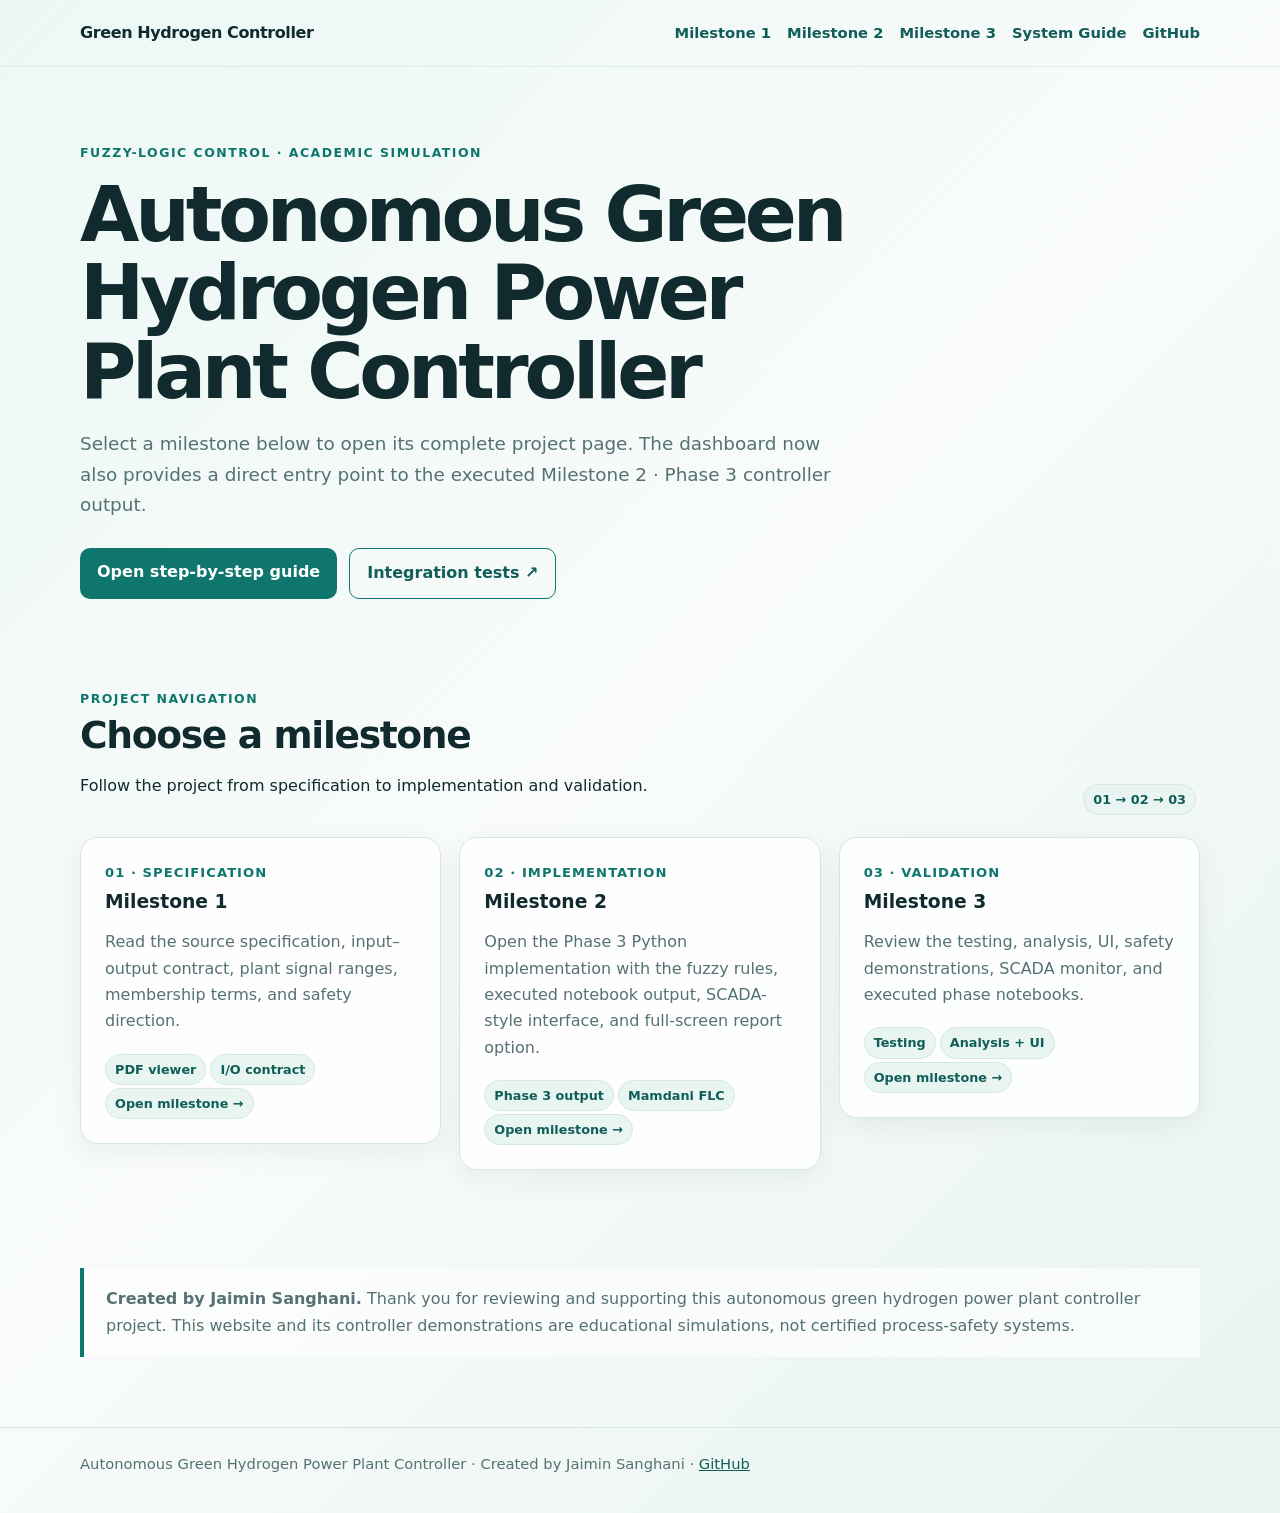
<file: index.html>
<!doctype html>
<html lang="en">
<head>
  <meta charset="utf-8">
  <meta name="viewport" content="width=device-width, initial-scale=1">
  <title>Autonomous Green Hydrogen Power Plant Controller</title>
  <meta name="description" content="Milestone-wise project navigation for the Autonomous Green Hydrogen Power Plant Controller.">
  <link rel="stylesheet" href="styles.css">
</head>
<body>
  <nav class="site-nav"><div class="wrap nav-inner"><a class="brand" href="./">Green Hydrogen Controller</a><div class="nav-links"><a href="milestone1/">Milestone 1</a><a href="milestone2/">Milestone 2</a><a href="milestone3/">Milestone 3</a><a href="guide/">System Guide</a><a href="https://github.com/jaimins2002-netizen">GitHub</a></div></div></nav>
  <header class="wrap hero">
    <div class="eyebrow">Fuzzy-logic control · academic simulation</div>
    <h1>Autonomous Green Hydrogen Power Plant Controller</h1>
    <p class="lead">Select a milestone below to open its complete project page. The dashboard now also provides a direct entry point to the executed Milestone 2 · Phase 3 controller output.</p>
    <div class="actions"><a class="button" href="guide/">Open step-by-step guide</a><a class="button secondary" href="https://github.com/jaimins2002-netizen/autonomous-green-hydrogen-power-plant-controller-integration-tests">Integration tests ↗</a></div>
  </header>
  <main class="wrap">
    <section class="section"><div class="section-heading"><div><div class="eyebrow">Project navigation</div><h2>Choose a milestone</h2><p>Follow the project from specification to implementation and validation.</p></div><span class="pill">01 → 02 → 03</span></div><div class="grid">
      <a class="card-link" href="milestone1/"><article class="card"><div class="number">01 · SPECIFICATION</div><h3>Milestone 1</h3><p>Read the source specification, input–output contract, plant signal ranges, membership terms, and safety direction.</p><span class="pill">PDF viewer</span><span class="pill">I/O contract</span><span class="pill">Open milestone →</span></article></a>
      <a class="card-link" href="milestone2/"><article class="card"><div class="number">02 · IMPLEMENTATION</div><h3>Milestone 2</h3><p>Open the Phase 3 Python implementation with the fuzzy rules, executed notebook output, SCADA-style interface, and full-screen report option.</p><span class="pill">Phase 3 output</span><span class="pill">Mamdani FLC</span><span class="pill">Open milestone →</span></article></a>
      <a class="card-link" href="milestone3/"><article class="card"><div class="number">03 · VALIDATION</div><h3>Milestone 3</h3><p>Review the testing, analysis, UI, safety demonstrations, SCADA monitor, and executed phase notebooks.</p><span class="pill">Testing</span><span class="pill">Analysis + UI</span><span class="pill">Open milestone →</span></article></a>
    </div></section>


    <section class="section"><div class="note"><strong>Created by Jaimin Sanghani.</strong> Thank you for reviewing and supporting this autonomous green hydrogen power plant controller project. This website and its controller demonstrations are educational simulations, not certified process-safety systems.</div></section>
  </main>
  <footer><div class="wrap">Autonomous Green Hydrogen Power Plant Controller · Created by Jaimin Sanghani · <a href="https://github.com/jaimins2002-netizen">GitHub</a></div></footer>
</body>
</html>
</file>
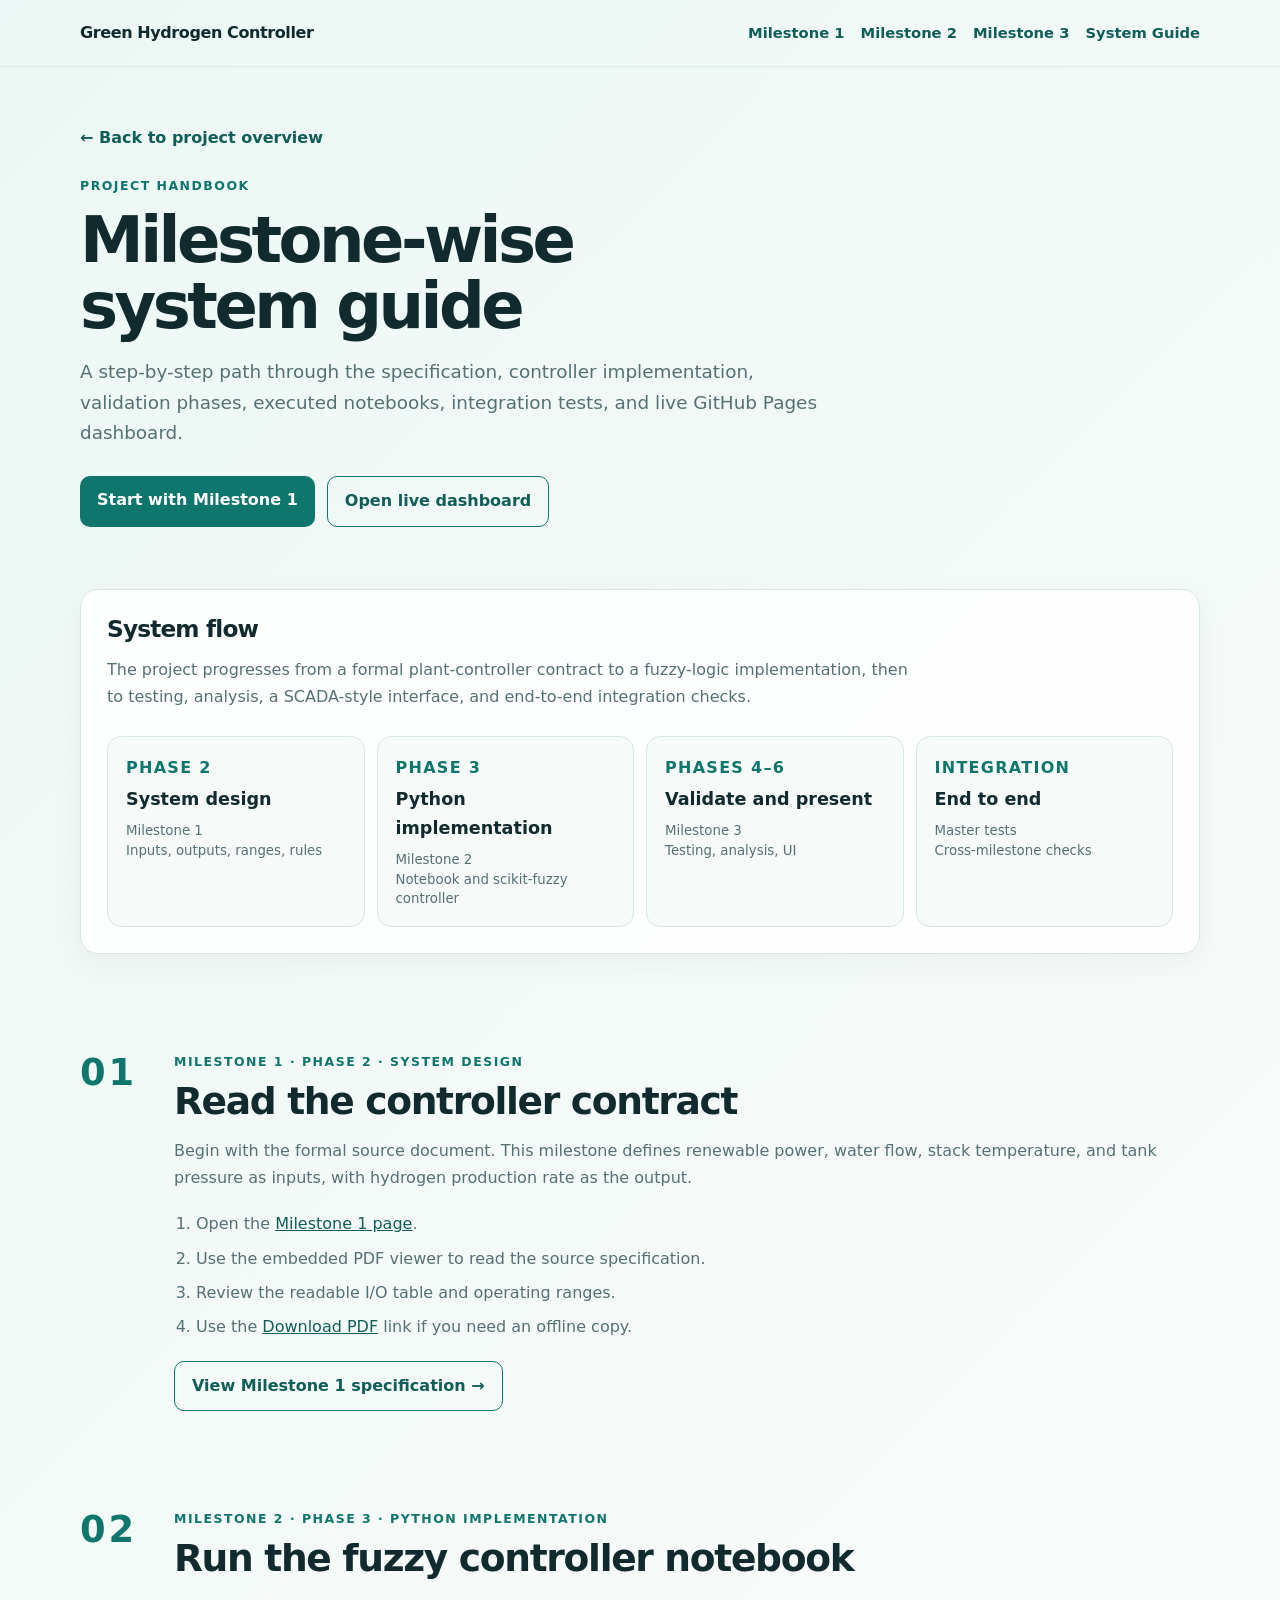
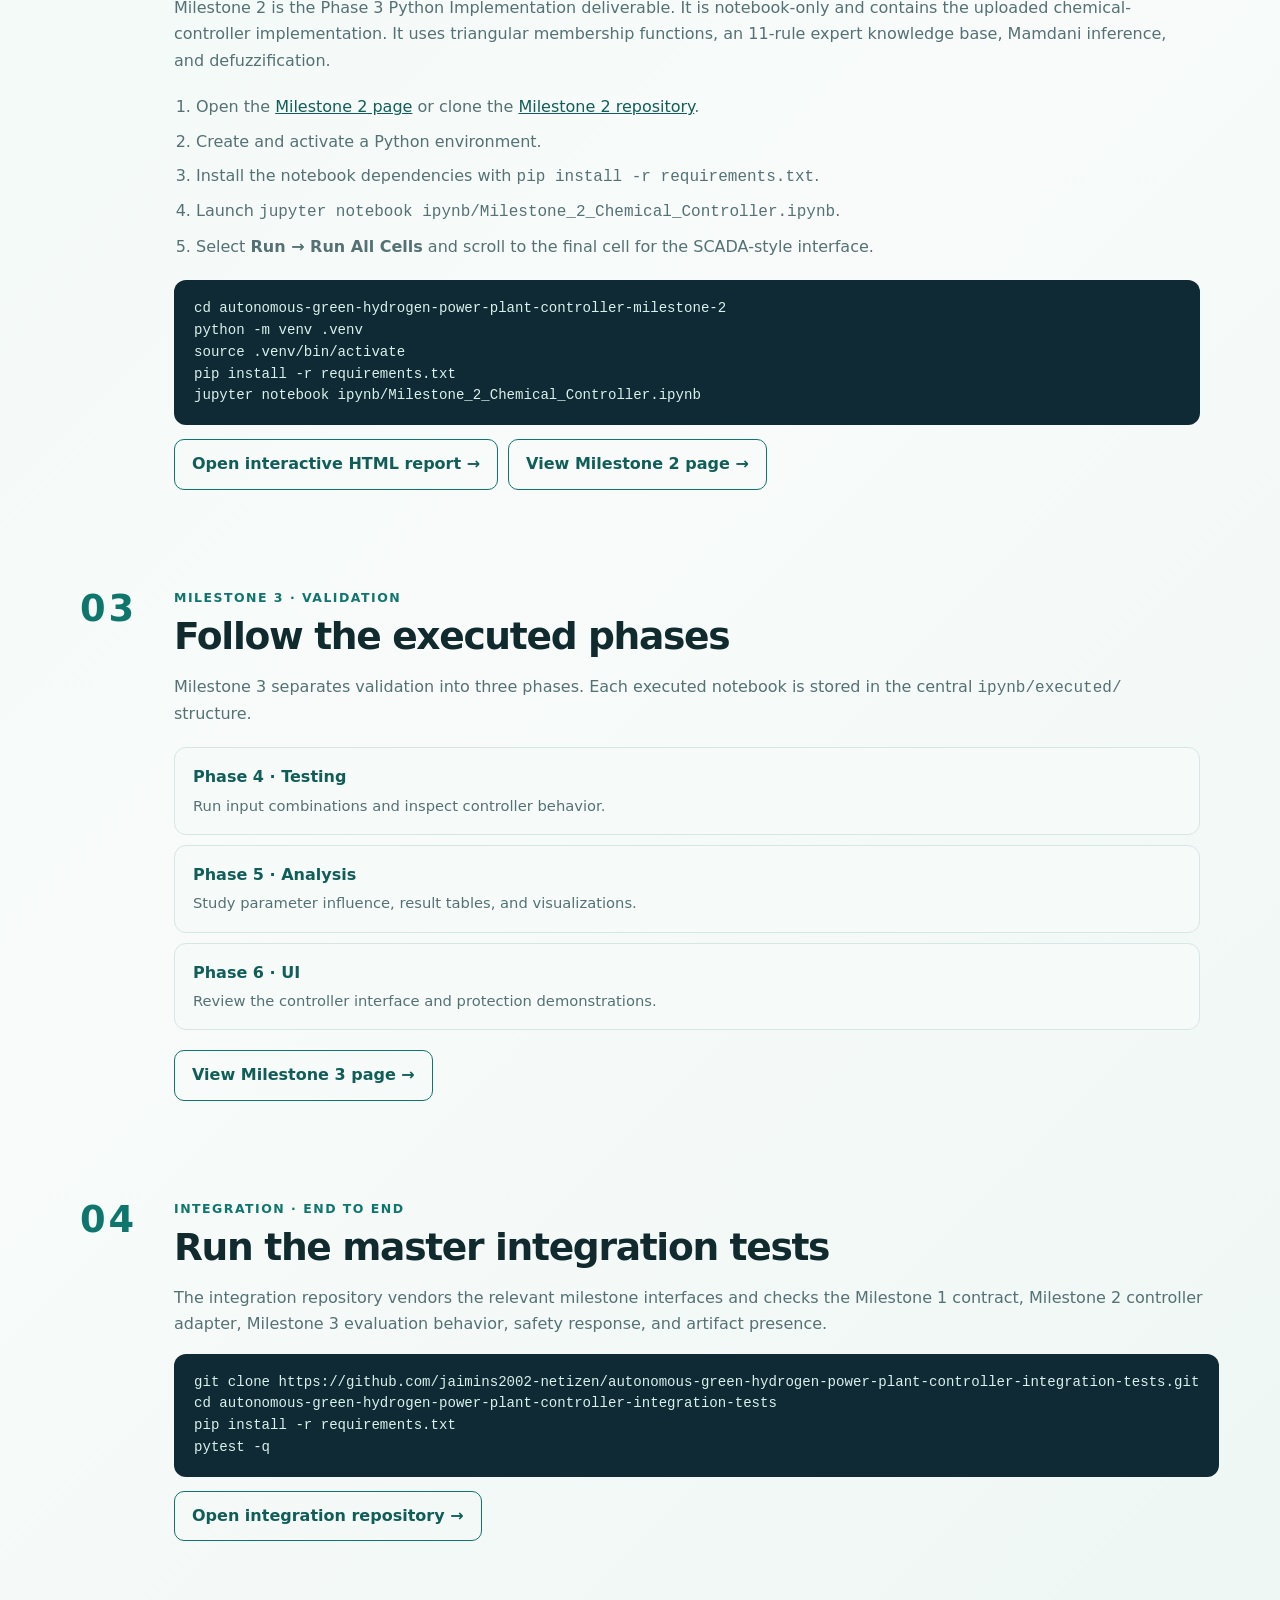
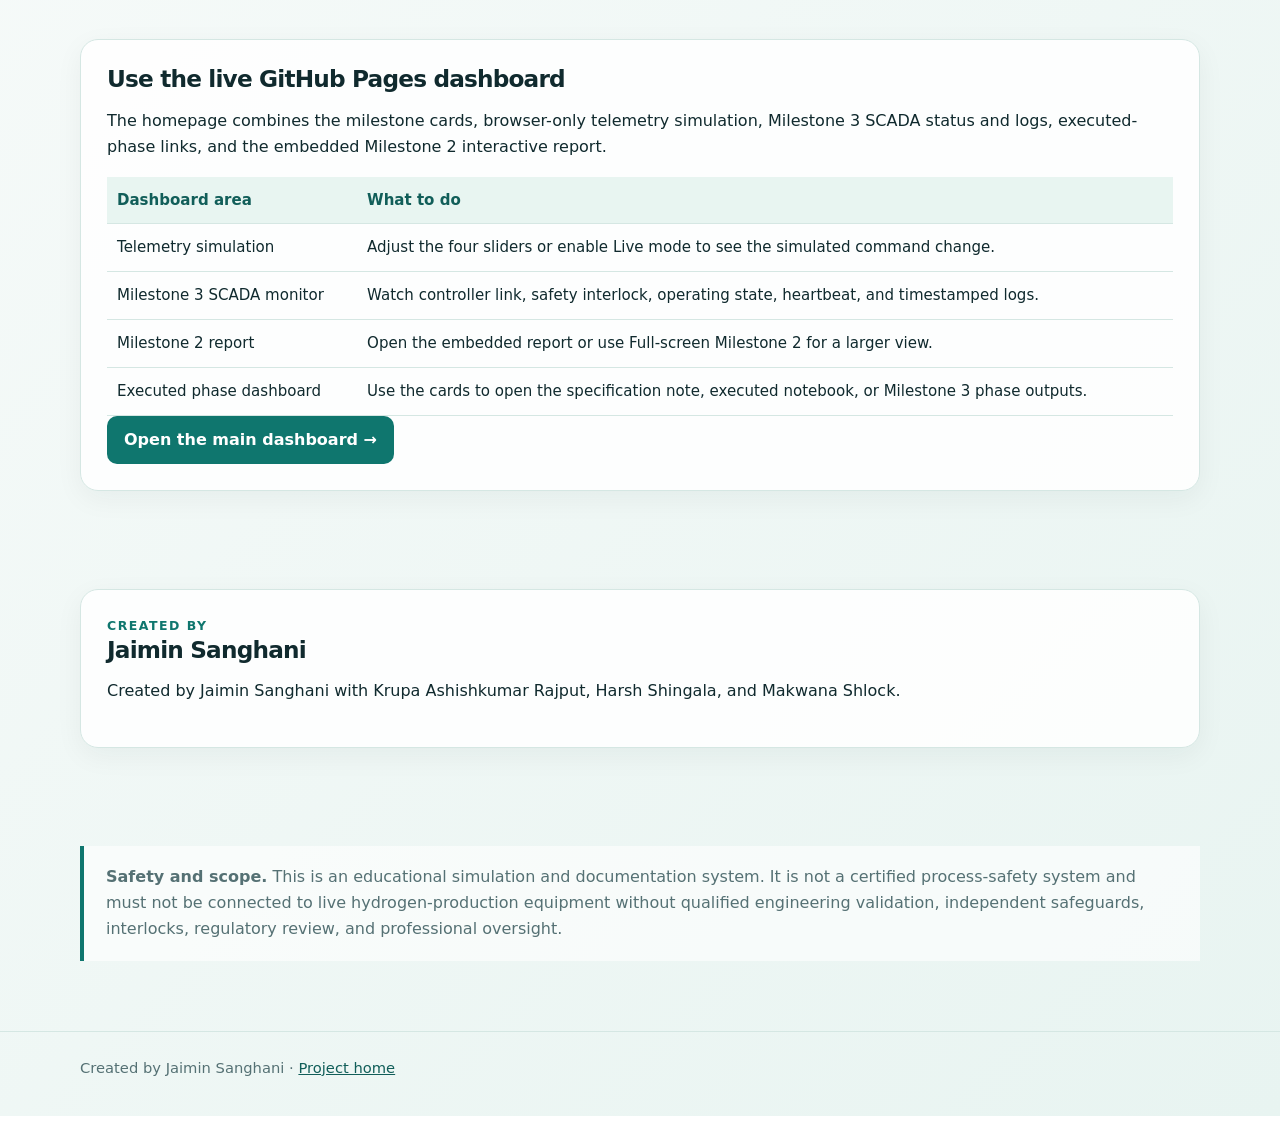
<file: guide/index.html>
<!doctype html>
<html lang="en">
<head>
  <meta charset="utf-8">
  <meta name="viewport" content="width=device-width, initial-scale=1">
  <title>System Guide · Green Hydrogen Controller</title>
  <meta name="description" content="Step-by-step milestone guide for the Autonomous Green Hydrogen Power Plant Controller project.">
  <link rel="stylesheet" href="../styles.css">
</head>
<body>
  <nav class="site-nav"><div class="wrap nav-inner"><a class="brand" href="../">Green Hydrogen Controller</a><div class="nav-links"><a href="../milestone1/">Milestone 1</a><a href="../milestone2/">Milestone 2</a><a href="../milestone3/">Milestone 3</a><a href="../guide/">System Guide</a></div></div></nav>
  <header class="wrap detail-hero"><a class="back" href="../">← Back to project overview</a><div class="eyebrow" style="margin-top:24px">Project handbook</div><h1>Milestone-wise<br>system guide</h1><p class="lead">A step-by-step path through the specification, controller implementation, validation phases, executed notebooks, integration tests, and live GitHub Pages dashboard.</p><div class="actions"><a class="button" href="../milestone1/">Start with Milestone 1</a><a class="button secondary" href="../">Open live dashboard</a></div></header>
  <main class="wrap">
    <section class="section"><div class="panel guide-overview"><h2>System flow</h2><p>The project progresses from a formal plant-controller contract to a fuzzy-logic implementation, then to testing, analysis, a SCADA-style interface, and end-to-end integration checks.</p><div class="flow-table"><div><span>PHASE 2</span><strong>System design</strong><small>Milestone 1<br>Inputs, outputs, ranges, rules</small></div><div><span>PHASE 3</span><strong>Python implementation</strong><small>Milestone 2<br>Notebook and scikit-fuzzy controller</small></div><div><span>PHASES 4–6</span><strong>Validate and present</strong><small>Milestone 3<br>Testing, analysis, UI</small></div><div><span>INTEGRATION</span><strong>End to end</strong><small>Master tests<br>Cross-milestone checks</small></div></div></div></section>

    <section class="section"><div class="guide-step"><div class="guide-index">01</div><div><div class="eyebrow">Milestone 1 · Phase 2 · System Design</div><h2>Read the controller contract</h2><p>Begin with the formal source document. This milestone defines renewable power, water flow, stack temperature, and tank pressure as inputs, with hydrogen production rate as the output.</p><ol><li>Open the <a href="../milestone1/">Milestone 1 page</a>.</li><li>Use the embedded PDF viewer to read the source specification.</li><li>Review the readable I/O table and operating ranges.</li><li>Use the <a href="../milestone1/assets/Milestone_1_Source_Specification.pdf">Download PDF</a> link if you need an offline copy.</li></ol><a class="button secondary" href="../milestone1/">View Milestone 1 specification →</a></div></div></section>

    <section class="section"><div class="guide-step"><div class="guide-index">02</div><div><div class="eyebrow">Milestone 2 · Phase 3 · Python Implementation</div><h2>Run the fuzzy controller notebook</h2><p>Milestone 2 is the Phase 3 Python Implementation deliverable. It is notebook-only and contains the uploaded chemical-controller implementation. It uses triangular membership functions, an 11-rule expert knowledge base, Mamdani inference, and defuzzification.</p><ol><li>Open the <a href="../milestone2/">Milestone 2 page</a> or clone the <a href="https://github.com/jaimins2002-netizen/autonomous-green-hydrogen-power-plant-controller-milestone-2">Milestone 2 repository</a>.</li><li>Create and activate a Python environment.</li><li>Install the notebook dependencies with <code>pip install -r requirements.txt</code>.</li><li>Launch <code>jupyter notebook ipynb/Milestone_2_Chemical_Controller.ipynb</code>.</li><li>Select <strong>Run → Run All Cells</strong> and scroll to the final cell for the SCADA-style interface.</li></ol><pre><code>cd autonomous-green-hydrogen-power-plant-controller-milestone-2
python -m venv .venv
source .venv/bin/activate
pip install -r requirements.txt
jupyter notebook ipynb/Milestone_2_Chemical_Controller.ipynb</code></pre><div class="guide-links"><a class="button secondary" href="../milestone2/assets/Milestone_2_Chemical_Controller_executed.html">Open interactive HTML report →</a><a class="button secondary" href="../milestone2/">View Milestone 2 page →</a></div></div></div></section>

    <section class="section"><div class="guide-step"><div class="guide-index">03</div><div><div class="eyebrow">Milestone 3 · Validation</div><h2>Follow the executed phases</h2><p>Milestone 3 separates validation into three phases. Each executed notebook is stored in the central <code>ipynb/executed/</code> structure.</p><div class="phase-list"><a href="https://github.com/jaimins2002-netizen/autonomous-green-hydrogen-power-plant-controller-milestone-3/tree/main/ipynb/executed/Phase_4_Testing"><strong>Phase 4 · Testing</strong><span>Run input combinations and inspect controller behavior.</span></a><a href="https://github.com/jaimins2002-netizen/autonomous-green-hydrogen-power-plant-controller-milestone-3/tree/main/ipynb/executed/Phase_5_Analysis"><strong>Phase 5 · Analysis</strong><span>Study parameter influence, result tables, and visualizations.</span></a><a href="https://github.com/jaimins2002-netizen/autonomous-green-hydrogen-power-plant-controller-milestone-3/tree/main/ipynb/executed/Phase_6_UI"><strong>Phase 6 · UI</strong><span>Review the controller interface and protection demonstrations.</span></a></div><a class="button secondary" href="../milestone3/">View Milestone 3 page →</a></div></div></section>

    <section class="section"><div class="guide-step"><div class="guide-index">04</div><div><div class="eyebrow">Integration · End to end</div><h2>Run the master integration tests</h2><p>The integration repository vendors the relevant milestone interfaces and checks the Milestone 1 contract, Milestone 2 controller adapter, Milestone 3 evaluation behavior, safety response, and artifact presence.</p><pre><code>git clone https://github.com/jaimins2002-netizen/autonomous-green-hydrogen-power-plant-controller-integration-tests.git
cd autonomous-green-hydrogen-power-plant-controller-integration-tests
pip install -r requirements.txt
pytest -q</code></pre><a class="button secondary" href="https://github.com/jaimins2002-netizen/autonomous-green-hydrogen-power-plant-controller-integration-tests">Open integration repository →</a></div></div></section>

    <section class="section"><div class="panel"><h2>Use the live GitHub Pages dashboard</h2><p>The homepage combines the milestone cards, browser-only telemetry simulation, Milestone 3 SCADA status and logs, executed-phase links, and the embedded Milestone 2 interactive report.</p><div class="table-wrap"><table><thead><tr><th>Dashboard area</th><th>What to do</th></tr></thead><tbody><tr><td>Telemetry simulation</td><td>Adjust the four sliders or enable Live mode to see the simulated command change.</td></tr><tr><td>Milestone 3 SCADA monitor</td><td>Watch controller link, safety interlock, operating state, heartbeat, and timestamped logs.</td></tr><tr><td>Milestone 2 report</td><td>Open the embedded report or use Full-screen Milestone 2 for a larger view.</td></tr><tr><td>Executed phase dashboard</td><td>Use the cards to open the specification note, executed notebook, or Milestone 3 phase outputs.</td></tr></tbody></table></div><a class="button" href="../">Open the main dashboard →</a></div></section>


    <section class="section"><div class="panel"><div class="eyebrow">Created by</div><h2>Jaimin Sanghani</h2><p>Created by Jaimin Sanghani with Krupa Ashishkumar Rajput, Harsh Shingala, and Makwana Shlock.</p></div></section>

    <section class="section"><div class="note"><strong>Safety and scope.</strong> This is an educational simulation and documentation system. It is not a certified process-safety system and must not be connected to live hydrogen-production equipment without qualified engineering validation, independent safeguards, interlocks, regulatory review, and professional oversight.</div></section>
  </main>
  <footer><div class="wrap">Created by Jaimin Sanghani · <a href="../">Project home</a></div></footer>
</body>
</html>
</file>
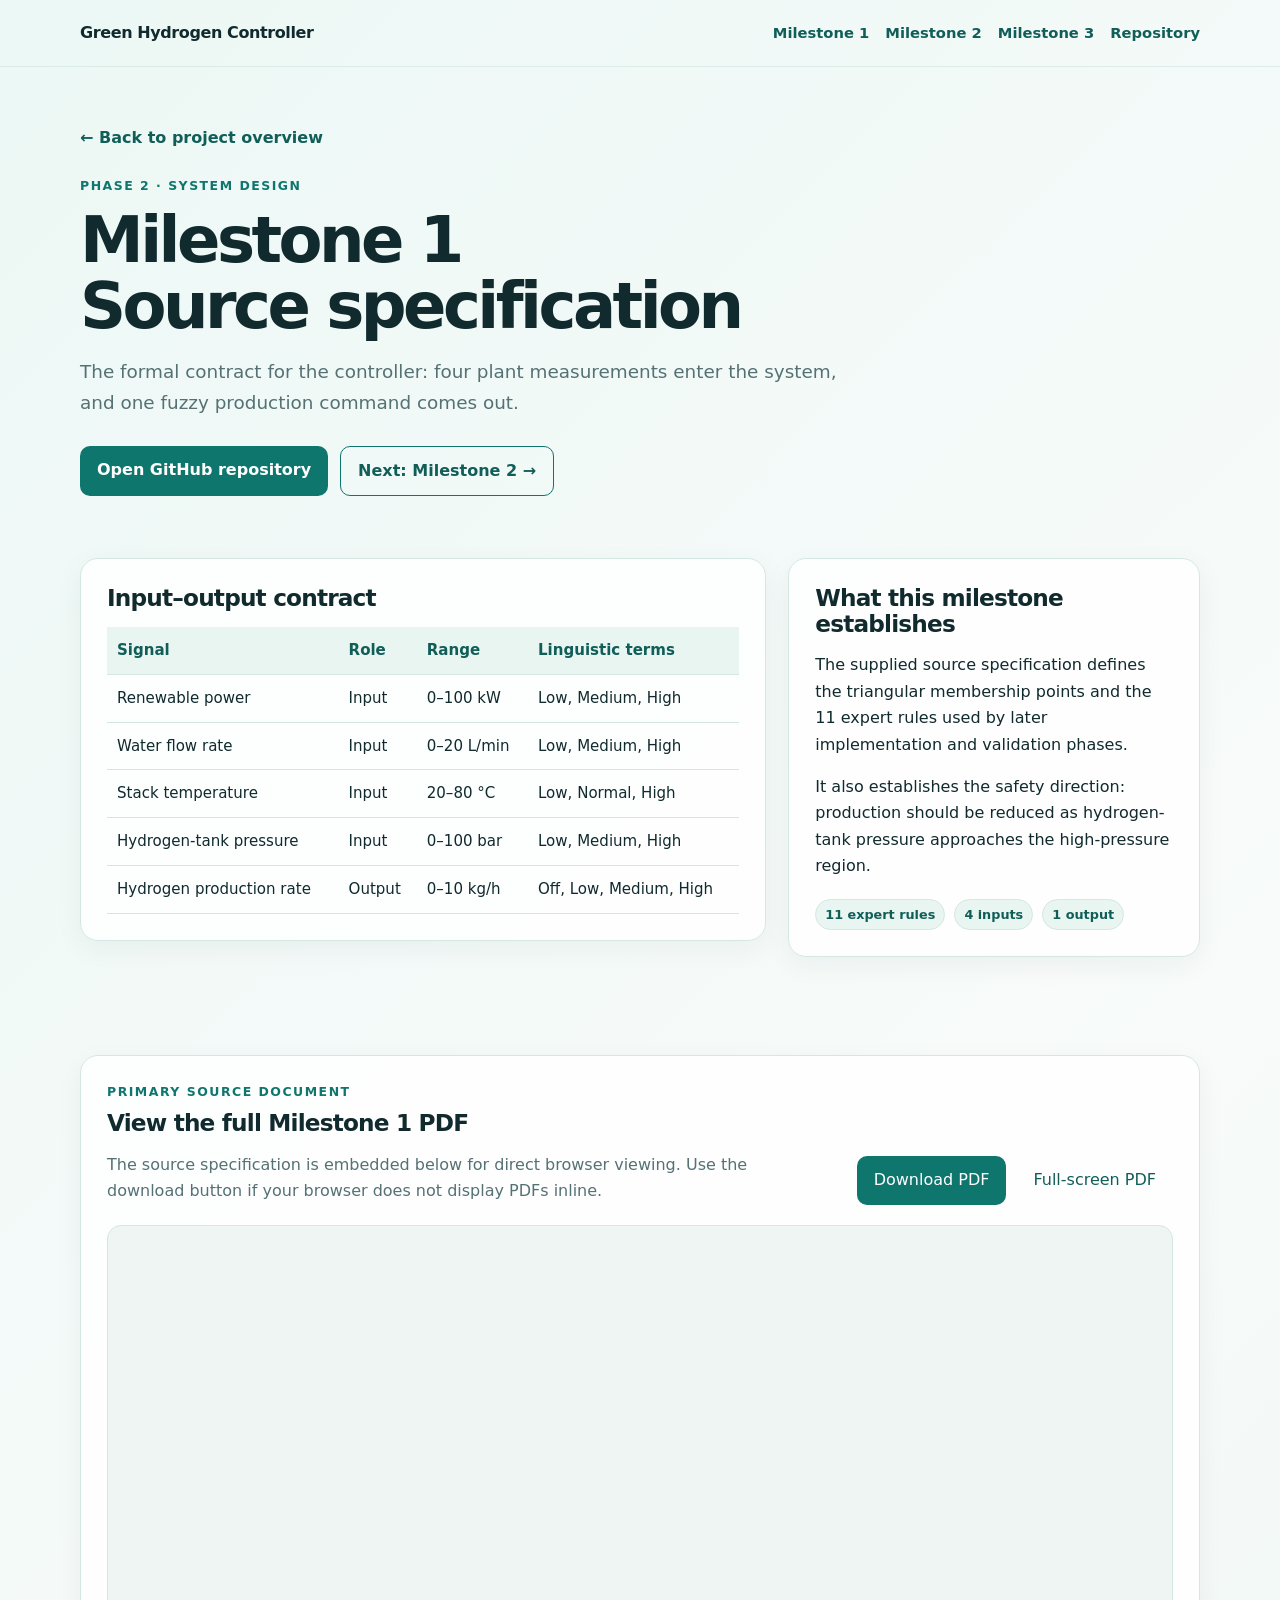
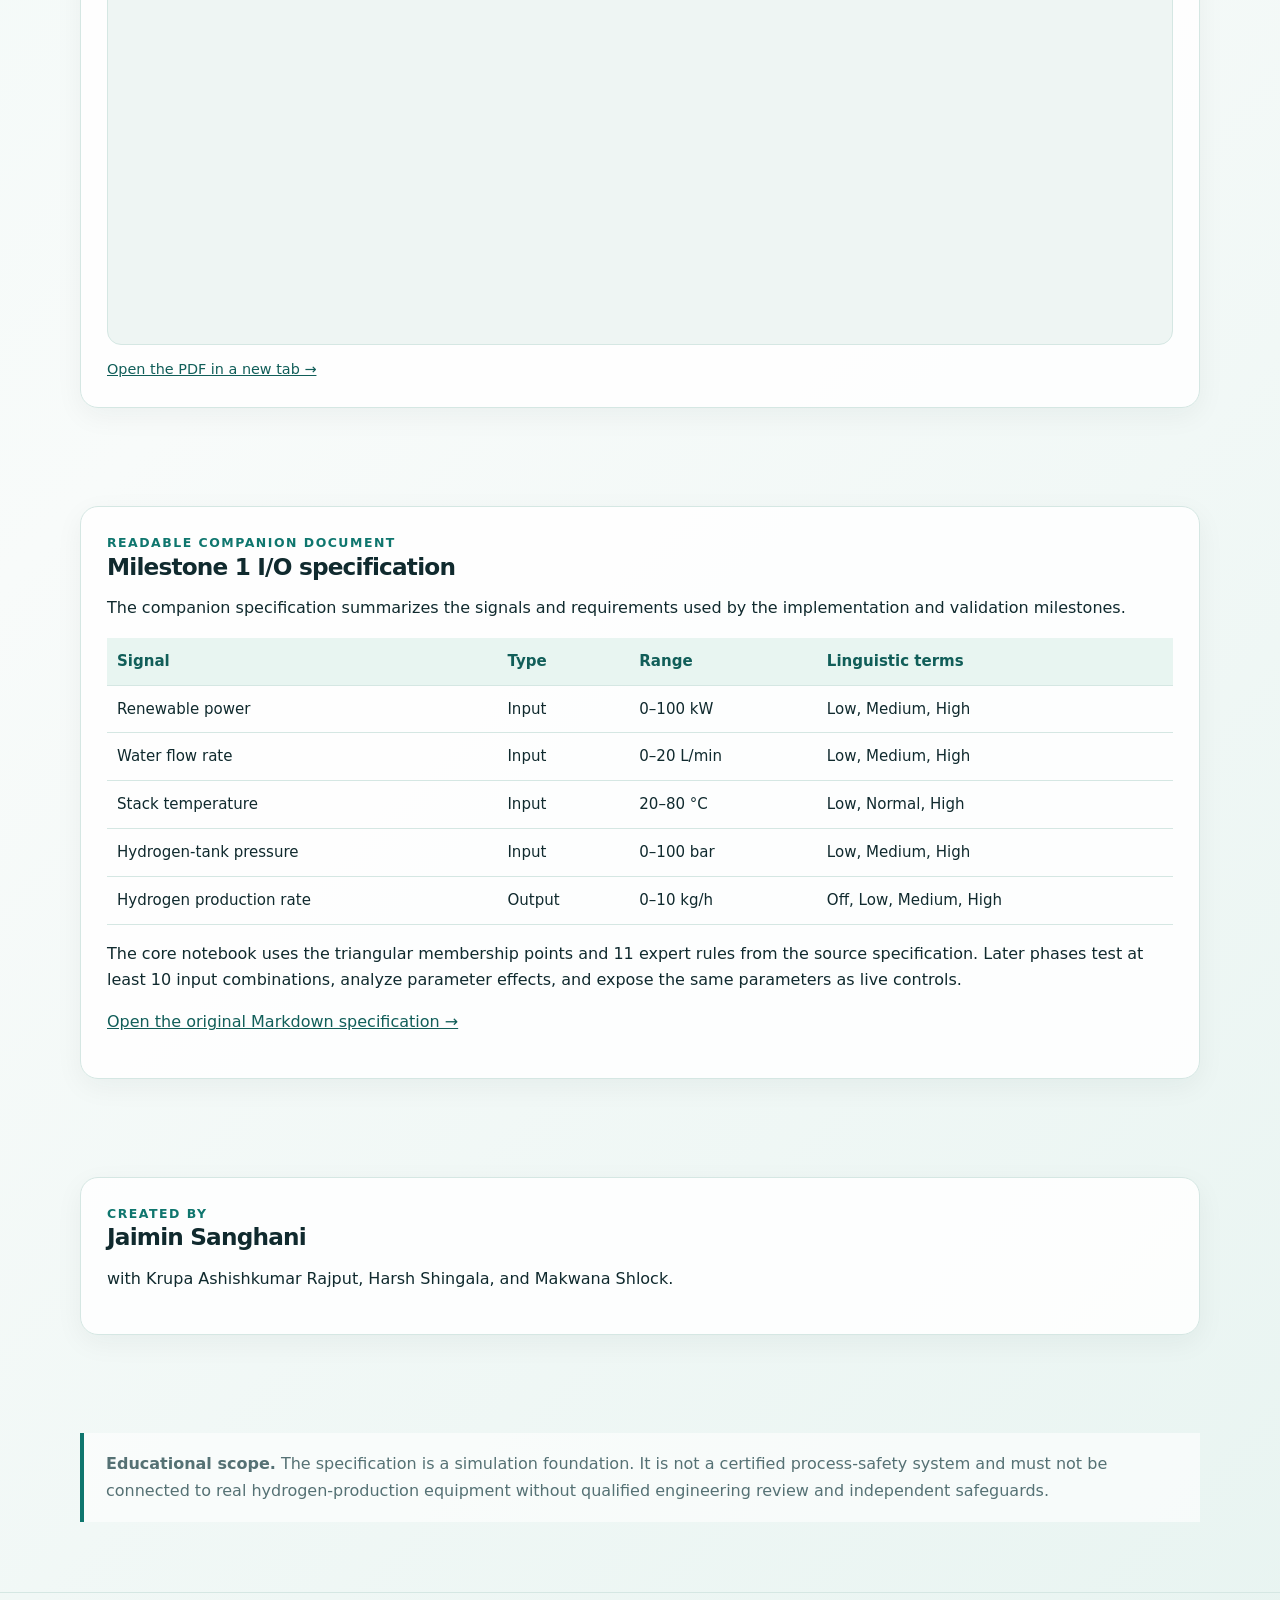
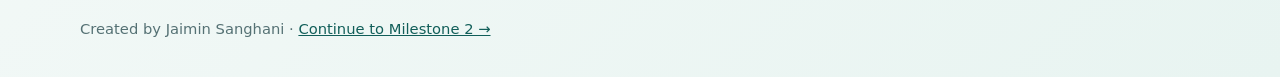
<file: milestone1/index.html>
<!doctype html>
<html lang="en">
<head>
  <meta charset="utf-8">
  <meta name="viewport" content="width=device-width, initial-scale=1">
  <title>Milestone 1 · Specification</title>
  <link rel="stylesheet" href="../styles.css">
</head>
<body>

  <!-- Navigation -->
  <nav class="site-nav">
    <div class="wrap nav-inner">
      <a class="brand" href="../">Green Hydrogen Controller</a>
      <div class="nav-links">
        <a href="../milestone1/">Milestone 1</a>
        <a href="../milestone2/">Milestone 2</a>
        <a href="../milestone3/">Milestone 3</a>
        <a href="https://github.com/jaimins2002-netizen/autonomous-green-hydrogen-power-plant-controller-milestone-1">Repository</a>
      </div>
    </div>
  </nav>

  <!-- Header / Hero Section -->
  <header class="wrap detail-hero">
    <a class="back" href="../">← Back to project overview</a>
    <div class="eyebrow" style="margin-top:24px">Phase 2 · System design</div>
    <h1>Milestone 1<br>Source specification</h1>
    <p class="lead">
      The formal contract for the controller: four plant measurements enter the system, and one fuzzy production command comes out.
    </p>
    <div class="actions">
      <a class="button" href="https://github.com/jaimins2002-netizen/autonomous-green-hydrogen-power-plant-controller-milestone-1">Open GitHub repository</a>
      <a class="button secondary" href="../milestone2/">Next: Milestone 2 →</a>
    </div>
  </header>

  <!-- Main Content -->
  <main class="wrap">

    <!-- Section 1: I/O Contract & Rules Summary -->
    <section class="section">
      <div class="detail-grid">
        <div class="panel">
          <h2>Input–output contract</h2>
          <div class="table-wrap">
            <table>
              <thead>
                <tr>
                  <th>Signal</th>
                  <th>Role</th>
                  <th>Range</th>
                  <th>Linguistic terms</th>
                </tr>
              </thead>
              <tbody>
                <tr>
                  <td>Renewable power</td>
                  <td>Input</td>
                  <td>0–100 kW</td>
                  <td>Low, Medium, High</td>
                </tr>
                <tr>
                  <td>Water flow rate</td>
                  <td>Input</td>
                  <td>0–20 L/min</td>
                  <td>Low, Medium, High</td>
                </tr>
                <tr>
                  <td>Stack temperature</td>
                  <td>Input</td>
                  <td>20–80 °C</td>
                  <td>Low, Normal, High</td>
                </tr>
                <tr>
                  <td>Hydrogen-tank pressure</td>
                  <td>Input</td>
                  <td>0–100 bar</td>
                  <td>Low, Medium, High</td>
                </tr>
                <tr>
                  <td>Hydrogen production rate</td>
                  <td>Output</td>
                  <td>0–10 kg/h</td>
                  <td>Off, Low, Medium, High</td>
                </tr>
              </tbody>
            </table>
          </div>
        </div>

        <div class="panel">
          <h2>What this milestone establishes</h2>
          <p>
            The supplied source specification defines the triangular membership points and the 11 expert rules used by later implementation and validation phases.
          </p>
          <p>
            It also establishes the safety direction: production should be reduced as hydrogen-tank pressure approaches the high-pressure region.
          </p>
          <span class="pill">11 expert rules</span>
          <span class="pill">4 inputs</span>
          <span class="pill">1 output</span>
        </div>
      </div>
    </section>

    <!-- Section 2: PDF Document Viewer -->
    <section class="section">
      <div class="panel document-panel">
        <div class="document-heading">
          <div>
            <div class="eyebrow">Primary source document</div>
            <h2>View the full Milestone 1 PDF</h2>
            <p>
              The source specification is embedded below for direct browser viewing. Use the download button if your browser does not display PDFs inline.
            </p>
          </div>
          <div class="document-actions">
            <a class="button" href="assets/Milestone_1_Source_Specification.pdf" download>Download PDF</a>
            <button class="button secondary" id="pdf-fullscreen" type="button">Full-screen PDF</button>
          </div>
        </div>
        <div class="pdf-frame" id="pdf-viewer">
          <iframe 
            id="pdf-embed" 
            allowfullscreen 
            src="assets/Milestone_1_Source_Specification.pdf#view=FitH" 
            title="Milestone 1 Source Specification PDF">
          </iframe>
        </div>
        <p class="document-caption">
          <a href="assets/Milestone_1_Source_Specification.pdf" target="_blank" rel="noopener">Open the PDF in a new tab →</a>
        </p>
      </div>
    </section>

    <!-- Section 3: Readable Companion Document -->
    <section class="section">
      <div class="panel">
        <div class="eyebrow">Readable companion document</div>
        <h2>Milestone 1 I/O specification</h2>
        <p>
          The companion specification summarizes the signals and requirements used by the implementation and validation milestones.
        </p>
        <div class="table-wrap">
          <table>
            <thead>
              <tr>
                <th>Signal</th>
                <th>Type</th>
                <th>Range</th>
                <th>Linguistic terms</th>
              </tr>
            </thead>
            <tbody>
              <tr>
                <td>Renewable power</td>
                <td>Input</td>
                <td>0–100 kW</td>
                <td>Low, Medium, High</td>
              </tr>
              <tr>
                <td>Water flow rate</td>
                <td>Input</td>
                <td>0–20 L/min</td>
                <td>Low, Medium, High</td>
              </tr>
              <tr>
                <td>Stack temperature</td>
                <td>Input</td>
                <td>20–80 °C</td>
                <td>Low, Normal, High</td>
              </tr>
              <tr>
                <td>Hydrogen-tank pressure</td>
                <td>Input</td>
                <td>0–100 bar</td>
                <td>Low, Medium, High</td>
              </tr>
              <tr>
                <td>Hydrogen production rate</td>
                <td>Output</td>
                <td>0–10 kg/h</td>
                <td>Off, Low, Medium, High</td>
              </tr>
            </tbody>
          </table>
        </div>
        <p>
          The core notebook uses the triangular membership points and 11 expert rules from the source specification. Later phases test at least 10 input combinations, analyze parameter effects, and expose the same parameters as live controls.
        </p>
        <p>
          <a href="assets/Milestone_1_IO_Specification.md" target="_blank" rel="noopener">Open the original Markdown specification →</a>
        </p>
      </div>
    </section>

    <!-- Section 4: Credits -->
    <section class="section">
      <div class="panel">
        <div class="eyebrow">Created by</div>
        <h2>Jaimin Sanghani</h2>
        <p>with Krupa Ashishkumar Rajput, Harsh Shingala, and Makwana Shlock.</p>
      </div>
    </section>

    <!-- Section 5: Educational Disclaimer -->
    <section class="section">
      <div class="note">
        <strong>Educational scope.</strong> The specification is a simulation foundation. It is not a certified process-safety system and must not be connected to real hydrogen-production equipment without qualified engineering review and independent safeguards.
      </div>
    </section>

  </main>

  <!-- Footer -->
  <footer>
    <div class="wrap">
      Created by Jaimin Sanghani · <a href="../milestone2/">Continue to Milestone 2 →</a>
    </div>
  </footer>

  <script src="../pdf-viewer.js" defer></script>
</body>
</html>
</file>
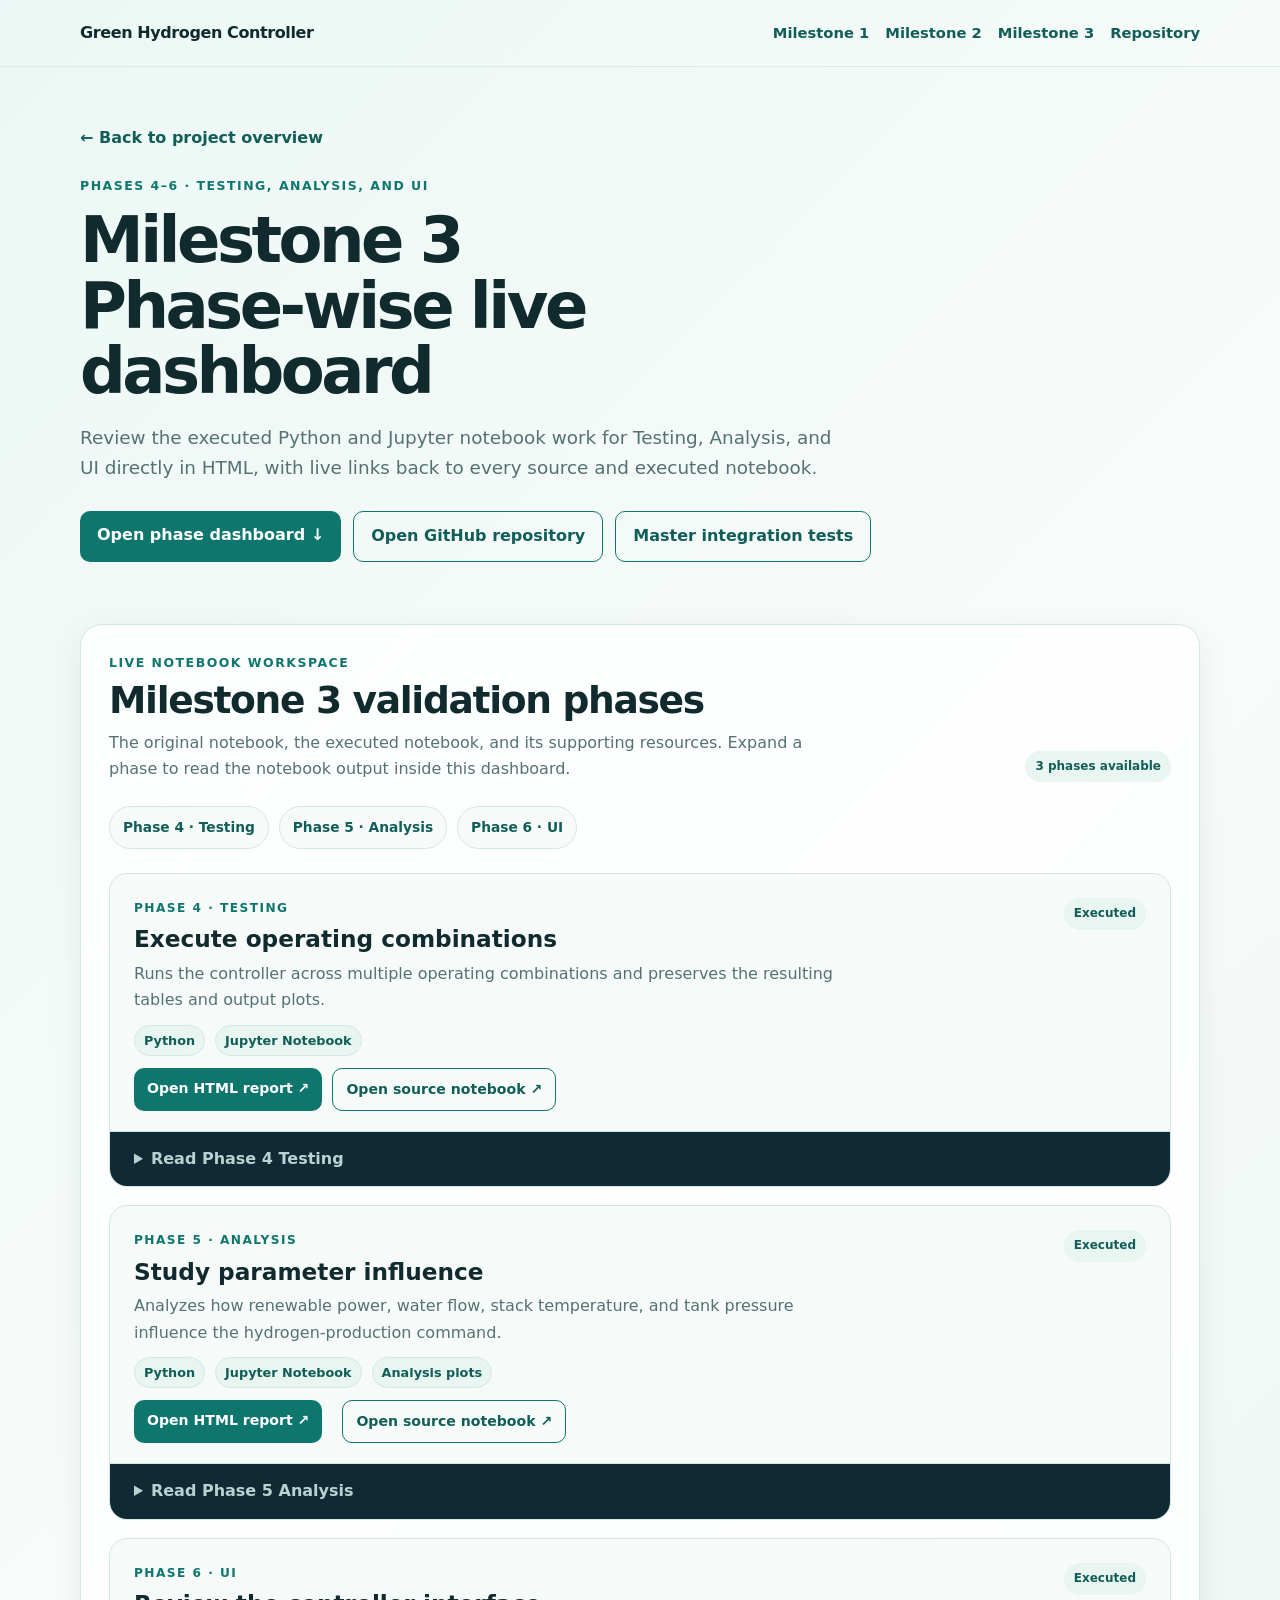
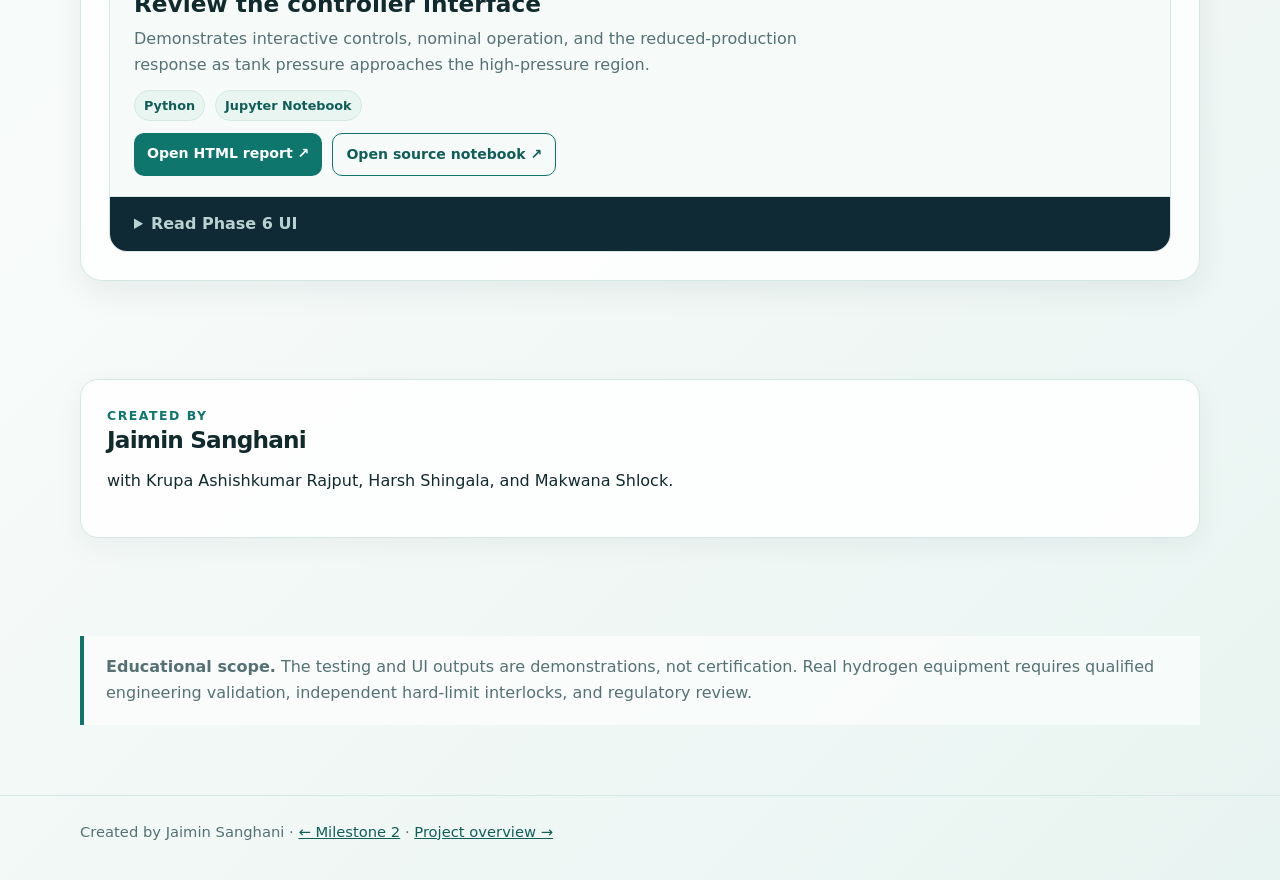
<file: milestone3/index.html>
<!doctype html>
<html lang="en">
<head>
  <meta charset="utf-8">
  <meta name="viewport" content="width=device-width, initial-scale=1">
  <title>Milestone 3 · Phase-wise Validation Dashboard</title>
  <meta name="description" content="Phase-wise live HTML dashboard for the Milestone 3 testing, analysis, and UI notebooks.">
  <link rel="stylesheet" href="../styles.css">
</head>
<body>

  <!-- Navigation -->
  <nav class="site-nav">
    <div class="wrap nav-inner">
      <a class="brand" href="../">Green Hydrogen Controller</a>
      <div class="nav-links">
        <a href="../milestone1/">Milestone 1</a>
        <a href="../milestone2/">Milestone 2</a>
        <a href="../milestone3/">Milestone 3</a>
        <a href="https://github.com/jaimins2002-netizen/autonomous-green-hydrogen-power-plant-controller-milestone-3">Repository</a>
      </div>
    </div>
  </nav>

  <!-- Hero Header -->
  <header class="wrap detail-hero">
    <a class="back" href="../">← Back to project overview</a>
    <div class="eyebrow" style="margin-top:24px">Phases 4–6 · Testing, analysis, and UI</div>
    <h1>Milestone 3<br>Phase-wise live dashboard</h1>
    <p class="lead">
      Review the executed Python and Jupyter notebook work for Testing, Analysis, and UI directly in HTML, with live links back to every source and executed notebook.
    </p>
    <div class="actions">
      <a class="button" href="#phase-dashboard">Open phase dashboard ↓</a>
      <a class="button secondary" href="https://github.com/jaimins2002-netizen/autonomous-green-hydrogen-power-plant-controller-milestone-3">Open GitHub repository</a>
      <a class="button secondary" href="https://github.com/jaimins2002-netizen/autonomous-green-hydrogen-power-plant-controller-integration-tests">Master integration tests</a>
    </div>
  </header>

  <!-- Main Content -->
  <main class="wrap">

    <!-- Phase Dashboard Section -->
    <section class="section" id="phase-dashboard">
      <div class="phase-dashboard">
        <div class="phase-dashboard-intro">
          <div>
            <div class="eyebrow">Live notebook workspace</div>
            <h2>Milestone 3 validation phases</h2>
            <p>
              The original notebook, the executed notebook, and its supporting resources. Expand a phase to read the notebook output inside this dashboard.
            </p>
          </div>
          <span class="phase-status">3 phases available</span>
        </div>

        <nav class="phase-nav" aria-label="Milestone 3 phases">
          <a href="#phase-4-testing">Phase 4 · Testing</a>
          <a href="#phase-5-analysis">Phase 5 · Analysis</a>
          <a href="#phase-6-ui">Phase 6 · UI</a>
        </nav>

        <div class="phase-stack">
          
          <!-- Phase 4: Testing -->
          <article class="phase-panel" id="phase-4-testing">
            <div class="phase-panel-header">
              <div>
                <div class="phase-badge">PHASE 4 · TESTING</div>
                <h3>Execute operating combinations</h3>
                <p>Runs the controller across multiple operating combinations and preserves the resulting tables and output plots.</p>
              </div>
              <span class="phase-status">Executed</span>
            </div>
            <div class="phase-meta">
              <span class="pill">Python</span>
              <span class="pill">Jupyter Notebook</span>
            </div>
            <div class="phase-links">
              <a class="button" href="assets/phase4_testing_executed.html">Open HTML report ↗</a>
              <a class="button secondary" href="https://github.com/jaimins2002-netizen/autonomous-green-hydrogen-power-plant-controller-milestone-3/blob/main/ipynb/Phase_4_Testing/phase_4_testing.ipynb">Open source notebook ↗</a>
            </div>
            <details class="phase-report">
              <summary>Read Phase 4 Testing </summary>
              <iframe class="phase-report-frame" title="Milestone 3 Phase 4 Testing executed notebook" src="assets/phase4_testing_executed.html" loading="lazy"></iframe>
            </details>
          </article>

          <!-- Phase 5: Analysis -->
          <article class="phase-panel" id="phase-5-analysis">
            <div class="phase-panel-header">
              <div>
                <div class="phase-badge">PHASE 5 · ANALYSIS</div>
                <h3>Study parameter influence</h3>
                <p>Analyzes how renewable power, water flow, stack temperature, and tank pressure influence the hydrogen-production command.</p>
              </div>
              <span class="phase-status">Executed</span>
            </div>
            <div class="phase-meta">
              <span class="pill">Python</span>
              <span class="pill">Jupyter Notebook</span>
              <span class="pill">Analysis plots</span>
            </div>
            <div class="phase-links">
              <a class="button" href="assets/phase5_analysis_executed.html">Open HTML report ↗</a>
              <a > </a>
              <a class="button secondary" href="https://github.com/jaimins2002-netizen/autonomous-green-hydrogen-power-plant-controller-milestone-3/blob/main/ipynb/Phase_5_Analysis/phase_5_analysis.ipynb">Open source notebook ↗</a>
              </div>
            <details class="phase-report">
              
              <summary>Read Phase 5 Analysis </summary>
              <iframe class="phase-report-frame" title="Milestone 3 Phase 5 Analysis executed notebook" src="assets/phase5_analysis_executed.html" loading="lazy"></iframe>
            </details>
          </article>

          <!-- Phase 6: UI -->
          <article class="phase-panel" id="phase-6-ui">
            <div class="phase-panel-header">
              <div>
                <div class="phase-badge">PHASE 6 · UI</div>
                <h3>Review the controller interface</h3>
                <p>Demonstrates interactive controls, nominal operation, and the reduced-production response as tank pressure approaches the high-pressure region.</p>
              </div>
              <span class="phase-status">Executed</span>
            </div>
            <div class="phase-meta">
              <span class="pill">Python</span>
              <span class="pill">Jupyter Notebook</span>
            </div>


            <div class="phase-links">
              <a class="button" href="assets/phase6_ui_executed.html">Open HTML report ↗</a>
              <a class="button secondary" href="https://github.com/jaimins2002-netizen/autonomous-green-hydrogen-power-plant-controller-milestone-3/blob/main/ipynb/Phase_6_UI/phase_6_ui.ipynb">Open source notebook ↗</a>
             </div>
            <details class="phase-report">
              <summary>Read Phase 6 UI </summary>
              <iframe class="phase-report-frame" title="Milestone 3 Phase 6 UI executed notebook" src="assets/phase6_ui_executed.html" loading="lazy"></iframe>
            </details>
          </article>

        </div>
      </div>
    </section>

    <!-- Credits Section -->
    <section class="section">
      <div class="panel">
        <div class="eyebrow">Created by</div>
        <h2>Jaimin Sanghani</h2>
        <p> with Krupa Ashishkumar Rajput, Harsh Shingala, and Makwana Shlock.</p>
      </div>
    </section>

    <!-- Educational Disclaimer -->
    <section class="section">
      <div class="note">
        <strong>Educational scope.</strong> The testing and UI outputs are demonstrations, not certification. Real hydrogen equipment requires qualified engineering validation, independent hard-limit interlocks, and regulatory review.
      </div>
    </section>

  </main>

  <!-- Footer -->
  <footer>
    <div class="wrap">
      Created by Jaimin Sanghani · <a href="../milestone2/">← Milestone 2</a> · <a href="../">Project overview →</a>
    </div>
  </footer>

</body>
</html>
</file>
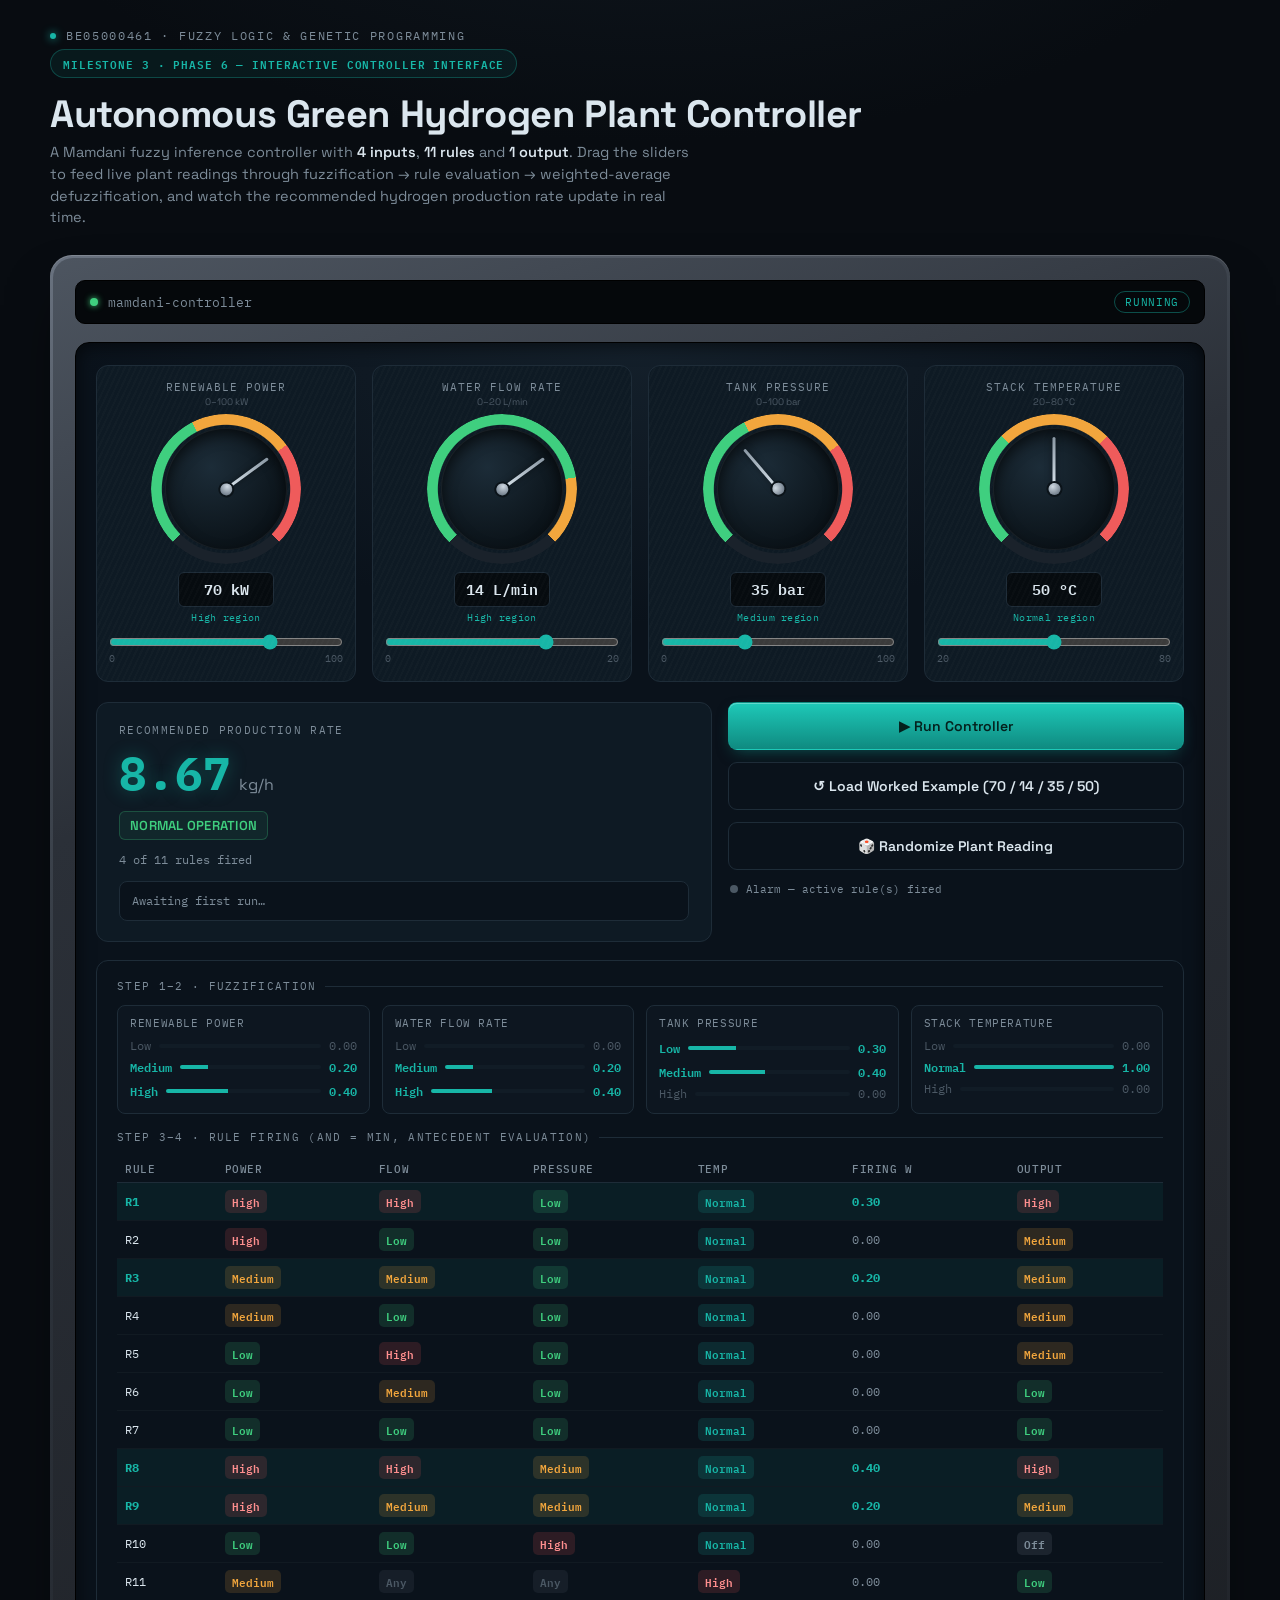
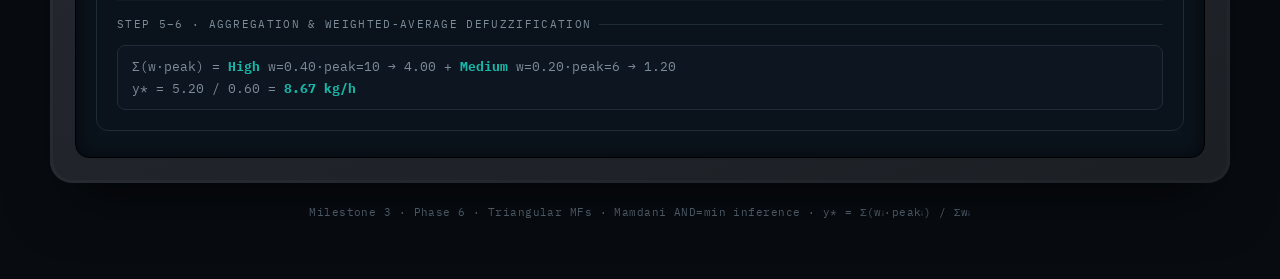
<file: milestone3/assets/phase6_ui_executed.html>
<!DOCTYPE html>
<html lang="en">
<head>
<meta charset="UTF-8">
<meta name="viewport" content="width=device-width, initial-scale=1.0">
<title>Milestone 3 · Phase 6 — H₂-FLC Controller Interface</title>
<link rel="preconnect" href="https://fonts.googleapis.com">
<link href="https://fonts.googleapis.com/css2?family=Space+Grotesk:wght@400;500;600;700&family=IBM+Plex+Mono:wght@400;500;600;700&display=swap" rel="stylesheet">
<style>
  :root{
    --bg:#080c11;
    --steel-1:#5b6470;
    --steel-2:#333a43;
    --steel-3:#20252c;
    --panel:#0d1620;
    --panel-2:#0a121b;
    --face:#0e1a24;
    --line:#1e2c38;
    --teal:#17b6a7;
    --teal-dim:#0d3d3a;
    --amber:#f2a63d;
    --green:#3fcf7f;
    --red:#ef5b5b;
    --ink:#dbe6ee;
    --ink-dim:#7d8c99;
    --ink-faint:#4b5864;
    font-size:16px;
  }
  *{box-sizing:border-box;}
  html,body{margin:0;padding:0;}
  body{
    background:
      radial-gradient(ellipse 1200px 600px at 50% -10%, #101820 0%, var(--bg) 55%);
    color:var(--ink);
    font-family:'Space Grotesk',sans-serif;
    min-height:100vh;
    padding:28px 16px 60px;
    display:flex;
    justify-content:center;
  }
  .rig{
    width:100%;
    max-width:1180px;
  }
  .eyebrow{
    display:flex;
    align-items:center;
    gap:10px;
    color:var(--ink-dim);
    font-family:'IBM Plex Mono',monospace;
    font-size:12px;
    letter-spacing:.14em;
    text-transform:uppercase;
    margin-bottom:6px;
  }
  .eyebrow .dot{width:6px;height:6px;border-radius:50%;background:var(--teal);box-shadow:0 0 8px var(--teal);}
  .phase-tag{
    display:inline-flex;
    align-items:center;
    gap:6px;
    font-family:'IBM Plex Mono',monospace;
    font-size:11px;
    font-weight:600;
    letter-spacing:.08em;
    color:var(--teal);
    background:rgba(23,182,167,.08);
    border:1px solid rgba(23,182,167,.3);
    border-radius:999px;
    padding:4px 12px;
    margin-bottom:12px;
  }
  h1{
    font-size:clamp(26px,4vw,38px);
    font-weight:700;
    margin:0 0 4px;
    letter-spacing:-0.01em;
  }
  .subtitle{
    color:var(--ink-dim);
    font-size:14.5px;
    max-width:640px;
    line-height:1.5;
    margin-bottom:26px;
  }
  .subtitle b{color:var(--ink);font-weight:600;}

  /* ===== main enclosure ===== */
  .enclosure{
    background:linear-gradient(155deg,#6a7380 0%, #454c56 18%, #2c323a 45%, #202329 100%);
    border-radius:22px;
    padding:3px;
    box-shadow:0 30px 60px -20px rgba(0,0,0,.7), inset 0 1px 0 rgba(255,255,255,.15);
  }
  .enclosure-inner{
    background:linear-gradient(160deg,#4d5560 0%, #2b3038 30%, #1c1f24 100%);
    border-radius:20px;
    padding:22px;
  }

  .topbar{
    display:flex;
    align-items:center;
    gap:10px;
    background:#05080b;
    border:1px solid #000;
    border-radius:10px;
    padding:10px 14px;
    margin-bottom:18px;
    font-family:'IBM Plex Mono',monospace;
    font-size:12.5px;
    color:var(--ink-dim);
  }
  .topbar .lamp{width:8px;height:8px;border-radius:50%;background:var(--green);box-shadow:0 0 6px var(--green);flex:none;}
  .topbar .path{color:var(--ink);}
  .topbar .sep{color:var(--ink-faint);}
  .topbar .status-pill{
    margin-left:auto;
    padding:3px 10px;
    border-radius:999px;
    border:1px solid var(--line);
    font-size:11px;
    letter-spacing:.06em;
  }

  .screen{
    background:radial-gradient(ellipse 800px 400px at 50% 0%, #14202b 0%, var(--panel-2) 70%);
    border:1px solid #000;
    border-radius:14px;
    padding:22px 20px 8px;
    box-shadow:inset 0 2px 18px rgba(0,0,0,.6);
  }

  /* ===== gauges ===== */
  .gauge-grid{
    display:grid;
    grid-template-columns:repeat(4,1fr);
    gap:16px;
    margin-bottom:20px;
  }
  @media(max-width:900px){ .gauge-grid{grid-template-columns:repeat(2,1fr);} }

  .gauge-card{
    background:var(--face);
    border:1px solid var(--line);
    border-radius:12px;
    padding:14px 12px 16px;
    display:flex;
    flex-direction:column;
    align-items:center;
    position:relative;
    overflow:hidden;
  }
  .gauge-card::before{
    content:"";
    position:absolute; inset:0;
    background:repeating-linear-gradient(115deg, rgba(255,255,255,.015) 0 2px, transparent 2px 5px);
    pointer-events:none;
  }
  .gauge-label{
    font-family:'IBM Plex Mono',monospace;
    font-size:10.5px;
    letter-spacing:.1em;
    text-transform:uppercase;
    color:var(--ink-dim);
    margin-bottom:2px;
  }
  .gauge-unit-tag{
    font-size:9.5px;
    color:var(--ink-faint);
    margin-bottom:6px;
  }
  .gauge-dial{
    width:150px;height:150px;
    border-radius:50%;
    position:relative;
    display:flex;align-items:center;justify-content:center;
  }
  .gauge-ring{
    position:absolute; inset:0;
    border-radius:50%;
  }
  .gauge-face{
    position:absolute; inset:14px;
    border-radius:50%;
    background:radial-gradient(circle at 38% 32%, #1c2c38 0%, #0b1319 72%, #060a0e 100%);
    box-shadow:inset 0 0 0 1px rgba(255,255,255,.06), inset 0 6px 14px rgba(0,0,0,.6);
  }
  .gauge-ticks{position:absolute; inset:14px;}
  .needle{
    position:absolute;
    left:50%; top:50%;
    width:3px; height:52px;
    background:linear-gradient(to top, #dbe6ee, #8a97a3);
    border-radius:3px;
    transform-origin:50% 100%;
    transform:translate(-50%,-100%) rotate(0deg);
    box-shadow:0 0 6px rgba(0,0,0,.5);
    transition:transform .55s cubic-bezier(.4,1.4,.5,1);
  }
  .needle::after{
    content:"";
    position:absolute; left:50%; bottom:-6px;
    width:12px;height:12px; margin-left:-6px;
    border-radius:50%;
    background:radial-gradient(circle at 35% 30%, #cfd9e2, #556270);
    box-shadow:0 0 0 2px #0b1319;
  }
  .gauge-readout{
    margin-top:8px;
    font-family:'IBM Plex Mono',monospace;
    font-weight:600;
    font-size:15px;
    background:#060b0f;
    border:1px solid var(--line);
    border-radius:6px;
    padding:4px 10px;
    min-width:96px;
    text-align:center;
  }
  .gauge-slider{
    width:100%;
    margin-top:10px;
    accent-color:var(--teal);
    cursor:pointer;
  }
  .gauge-minmax{
    display:flex; justify-content:space-between;
    width:100%;
    font-family:'IBM Plex Mono',monospace;
    font-size:9.5px;
    color:var(--ink-faint);
  }
  .gauge-term{
    margin-top:4px;
    font-size:10px;
    color:var(--teal);
    font-family:'IBM Plex Mono',monospace;
    letter-spacing:.03em;
    min-height:13px;
  }

  /* ===== output console + controls ===== */
  .console-row{
    display:grid;
    grid-template-columns:1.35fr 1fr;
    gap:16px;
    margin-bottom:18px;
  }
  @media(max-width:900px){ .console-row{grid-template-columns:1fr;} }

  .output-console{
    background:var(--face);
    border:1px solid var(--line);
    border-radius:12px;
    padding:20px 22px;
  }
  .oc-label{
    font-family:'IBM Plex Mono',monospace;
    font-size:11px;
    letter-spacing:.12em;
    text-transform:uppercase;
    color:var(--ink-dim);
    margin-bottom:6px;
  }
  .oc-value{
    display:flex; align-items:baseline; gap:8px;
  }
  .oc-value .num{
    font-family:'IBM Plex Mono',monospace;
    font-size:46px;
    font-weight:700;
    color:var(--teal);
    text-shadow:0 0 18px rgba(23,182,167,.35);
    transition:color .3s;
  }
  .oc-value .unit{font-size:16px;color:var(--ink-dim);}
  .oc-status{
    margin-top:8px;
    font-size:13px;
    font-weight:600;
    letter-spacing:.02em;
    padding:5px 10px;
    border-radius:6px;
    display:inline-block;
  }
  .oc-status.ok{color:var(--green); background:rgba(63,207,127,.08); border:1px solid rgba(63,207,127,.25);}
  .oc-status.warn{color:var(--amber); background:rgba(242,166,61,.08); border:1px solid rgba(242,166,61,.25);}
  .oc-status.crit{color:var(--red); background:rgba(239,91,91,.08); border:1px solid rgba(239,91,91,.25);}
  .oc-meta{
    margin-top:12px;
    font-family:'IBM Plex Mono',monospace;
    font-size:11.5px;
    color:var(--ink-dim);
  }
  .oc-log{
    margin-top:14px;
    background:var(--panel-2);
    border:1px solid var(--line);
    border-radius:8px;
    padding:10px 12px;
    font-family:'IBM Plex Mono',monospace;
    font-size:11.5px;
    color:var(--ink-dim);
    line-height:1.6;
    max-height:92px;
    overflow-y:auto;
  }

  .control-col{display:flex; flex-direction:column; gap:12px;}
  button{
    font-family:'Space Grotesk',sans-serif;
    font-weight:600;
    font-size:14px;
    border-radius:9px;
    padding:14px 18px;
    cursor:pointer;
    border:1px solid transparent;
    display:flex; align-items:center; justify-content:center; gap:8px;
    transition:transform .1s, filter .15s;
  }
  button:active{transform:translateY(1px);}
  .btn-run{
    background:linear-gradient(180deg,#1ec9b8,#0f8a80);
    color:#04211d;
    box-shadow:0 6px 16px -6px rgba(15,138,128,.6), inset 0 1px 0 rgba(255,255,255,.3);
  }
  .btn-run:hover{filter:brightness(1.08);}
  .btn-ghost{
    background:var(--panel-2);
    border:1px solid var(--line);
    color:var(--ink);
  }
  .btn-ghost:hover{border-color:var(--teal); color:var(--teal);}
  .lamp-row{
    display:flex; align-items:center; gap:8px;
    font-family:'IBM Plex Mono',monospace;
    font-size:11px; color:var(--ink-dim);
    padding-left:2px;
  }
  .lamp-row .l{width:8px;height:8px;border-radius:50%;background:var(--ink-faint);}
  .lamp-row .l.on{background:var(--amber); box-shadow:0 0 8px var(--amber);}

  /* ===== inference trace ===== */
  .trace-panel{
    background:var(--panel-2);
    border:1px solid var(--line);
    border-radius:12px;
    padding:18px 20px 20px;
    margin-bottom:18px;
  }
  .trace-title{
    font-family:'IBM Plex Mono',monospace;
    font-size:11px;
    letter-spacing:.12em;
    text-transform:uppercase;
    color:var(--ink-dim);
    margin-bottom:12px;
    display:flex; align-items:center; gap:8px;
  }
  .trace-title::after{content:"";flex:1;height:1px;background:var(--line);}
  .fz-grid{
    display:grid;
    grid-template-columns:repeat(4,1fr);
    gap:12px;
    margin-bottom:16px;
  }
  @media(max-width:900px){.fz-grid{grid-template-columns:repeat(2,1fr);}}
  .fz-card{
    background:var(--panel);
    border:1px solid var(--line);
    border-radius:8px;
    padding:10px 12px;
    font-family:'IBM Plex Mono',monospace;
    font-size:12px;
  }
  .fz-card .fz-name{color:var(--ink-dim); font-size:10.5px; text-transform:uppercase; letter-spacing:.06em; margin-bottom:6px;}
  .fz-term-row{display:flex; justify-content:space-between; padding:2px 0; color:var(--ink-faint);}
  .fz-term-row.active{color:var(--teal); font-weight:600;}
  .fz-term-row .bar{
    flex:1; height:4px; margin:0 8px; align-self:center;
    background:#111c26; border-radius:3px; overflow:hidden;
  }
  .fz-term-row .bar i{display:block; height:100%; background:var(--teal); width:0%;}

  table{width:100%; border-collapse:collapse; font-family:'IBM Plex Mono',monospace; font-size:12px;}
  thead th{
    text-align:left; color:var(--ink-dim); font-weight:500;
    font-size:10.5px; text-transform:uppercase; letter-spacing:.06em;
    padding:6px 8px; border-bottom:1px solid var(--line);
  }
  tbody td{padding:7px 8px; border-bottom:1px solid #111a22; color:var(--ink);}
  tbody tr.fired{background:rgba(23,182,167,.07);}
  tbody tr.fired td:first-child{color:var(--teal); font-weight:700;}
  .term-tag{
    display:inline-block; padding:2px 7px; border-radius:5px; font-size:11px; font-weight:600;
  }
  .term-tag.High{background:rgba(239,91,91,.15); color:#ff8f8f;}
  .term-tag.Medium{background:rgba(242,166,61,.15); color:var(--amber);}
  .term-tag.Low{background:rgba(63,207,127,.15); color:var(--green);}
  .term-tag.Off{background:rgba(125,140,153,.15); color:var(--ink-dim);}
  .term-tag.Normal{background:rgba(23,182,167,.15); color:var(--teal);}
  .term-tag.Any{background:rgba(125,140,153,.1); color:var(--ink-faint);}
  .w-pill{
    font-family:'IBM Plex Mono',monospace;
    font-size:11.5px;
    color:var(--ink-dim);
  }
  tbody tr.fired .w-pill{color:var(--teal); font-weight:700;}

  .defuzz-line{
    margin-top:14px;
    font-family:'IBM Plex Mono',monospace;
    font-size:12.5px;
    color:var(--ink-dim);
    background:var(--panel);
    border:1px solid var(--line);
    border-radius:8px;
    padding:10px 14px;
    line-height:1.7;
    overflow-x:auto;
  }
  .defuzz-line b{color:var(--teal);}

  .ruletable-wrap{
    background:var(--panel-2);
    border:1px solid var(--line);
    border-radius:12px;
    padding:18px 20px 20px;
    overflow-x:auto;
  }
  .foot{
    text-align:center;
    color:var(--ink-faint);
    font-family:'IBM Plex Mono',monospace;
    font-size:11px;
    margin-top:22px;
    letter-spacing:.04em;
  }
</style>
</head>
<body>
<div class="rig">

  <div class="eyebrow"><span class="dot"></span> BE05000461 · FUZZY LOGIC &amp; GENETIC PROGRAMMING</div>
  <div class="phase-tag">MILESTONE 3 · PHASE 6 — INTERACTIVE CONTROLLER INTERFACE</div>
  <h1>Autonomous Green Hydrogen Plant Controller</h1>
  <div class="subtitle">
    A Mamdani fuzzy inference controller with <b>4 inputs</b>, <b>11 rules</b> and <b>1 output</b>.
    Drag the sliders to feed live plant readings through fuzzification → rule evaluation →
    weighted-average defuzzification, and watch the recommended hydrogen production rate update in real time.
  </div>

  <div class="enclosure">
    <div class="enclosure-inner">

      <div class="topbar">
        <span class="lamp" id="topLamp"></span>
        <span>mamdani-controller</span>
        <span class="status-pill" id="statusPill">STANDBY</span>
      </div>

      <div class="screen">

        <div class="gauge-grid" id="gaugeGrid"></div>

        <div class="console-row">
          <div class="output-console">
            <div class="oc-label">Recommended Production Rate</div>
            <div class="oc-value">
              <span class="num" id="ocNum">0.00</span>
              <span class="unit">kg/h</span>
            </div>
            <div class="oc-status ok" id="ocStatus">NORMAL OPERATION</div>
            <div class="oc-meta" id="ocMeta">0 of 11 rules fired</div>
            <div class="oc-log" id="ocLog">Awaiting first run…</div>
          </div>
          <div class="control-col">
            <button class="btn-run" id="runBtn">▶ Run Controller</button>
            <button class="btn-ghost" id="exampleBtn">↺ Load Worked Example (70 / 14 / 35 / 50)</button>
            <button class="btn-ghost" id="randomBtn">🎲 Randomize Plant Reading</button>
            <div class="lamp-row"><span class="l" id="alarmLamp"></span> Alarm — active rule(s) fired</div>
          </div>
        </div>

        <div class="trace-panel">
          <div class="trace-title">Step 1–2 · Fuzzification</div>
          <div class="fz-grid" id="fzGrid"></div>

          <div class="trace-title">Step 3–4 · Rule Firing (AND = min, antecedent evaluation)</div>
          <table>
            <thead><tr><th>Rule</th><th>Power</th><th>Flow</th><th>Pressure</th><th>Temp</th><th>Firing w</th><th>Output</th></tr></thead>
            <tbody id="ruleBody"></tbody>
          </table>

          <div class="trace-title" style="margin-top:16px;">Step 5–6 · Aggregation &amp; Weighted-Average Defuzzification</div>
          <div class="defuzz-line" id="defuzzLine">—</div>
        </div>

      </div>
    </div>
  </div>

  <div class="foot">Milestone 3 · Phase 6 · Triangular MFs · Mamdani AND=min inference · y* = Σ(wᵢ·peakᵢ) / Σwᵢ</div>
</div>

<script>
/* ---------------- Fuzzy model (from spec) ---------------- */
const tri = (x,a,b,c) => Math.max(Math.min((x-a)/(b-a || 1),(c-x)/(c-b || 1)),0);

const VARS = {
  power:   { label:'Renewable Power', unit:'kW', min:0, max:100, terms:{
              Low:[0,0,50], Medium:[25,50,75], High:[50,100,100] } },
  flow:    { label:'Water Flow Rate', unit:'L/min', min:0, max:20, terms:{
              Low:[0,0,10], Medium:[5,10,15], High:[10,20,20] } },
  pressure:{ label:'Tank Pressure', unit:'bar', min:0, max:100, terms:{
              Low:[0,0,50], Medium:[25,50,75], High:[50,100,100] } },
  temp:    { label:'Stack Temperature', unit:'°C', min:20, max:80, terms:{
              Low:[20,20,40], Normal:[30,50,70], High:[60,80,80] } }
};

const OUT_PEAKS = { Off:1, Low:3, Medium:6, High:10 };

const RULES = [
  {id:'R1', power:'High',   flow:'High',   pressure:'Low',    temp:'Normal', out:'High'},
  {id:'R2', power:'High',   flow:'Low',    pressure:'Low',    temp:'Normal', out:'Medium'},
  {id:'R3', power:'Medium', flow:'Medium', pressure:'Low',    temp:'Normal', out:'Medium'},
  {id:'R4', power:'Medium', flow:'Low',    pressure:'Low',    temp:'Normal', out:'Medium'},
  {id:'R5', power:'Low',    flow:'High',   pressure:'Low',    temp:'Normal', out:'Medium'},
  {id:'R6', power:'Low',    flow:'Medium', pressure:'Low',    temp:'Normal', out:'Low'},
  {id:'R7', power:'Low',    flow:'Low',    pressure:'Low',    temp:'Normal', out:'Low'},
  {id:'R8', power:'High',   flow:'High',   pressure:'Medium', temp:'Normal', out:'High'},
  {id:'R9', power:'High',   flow:'Medium', pressure:'Medium', temp:'Normal', out:'Medium'},
  {id:'R10',power:'Low',    flow:'Low',    pressure:'High',   temp:'Normal', out:'Off'},
  {id:'R11',power:'Medium', flow:'Any',    pressure:'Any',    temp:'High',   out:'Low'}
];

function memberships(varKey, x){
  const v = VARS[varKey], m = {};
  for(const [term, p] of Object.entries(v.terms)) m[term] = tri(x, p[0], p[1], p[2]);
  return m;
}

function evaluate(power, flow, pressure, temp){
  const mem = {
    power: memberships('power', power),
    flow: memberships('flow', flow),
    pressure: memberships('pressure', pressure),
    temp: memberships('temp', temp)
  };
  const fired = RULES.map(r=>{
    const vals = ['power','flow','pressure','temp'].map(k=>{
      const term = r[k];
      return term === 'Any' ? 1 : mem[k][term];
    });
    const w = Math.min(...vals);
    return {...r, w, vals};
  });
  const termW = {};
  fired.forEach(r=>{ if(r.w>0) termW[r.out] = Math.max(termW[r.out]||0, r.w); });
  const entries = Object.entries(termW);
  let y = 0;
  let sumW=0, sumWP=0;
  entries.forEach(([term,w])=>{ sumW += w; sumWP += w*OUT_PEAKS[term]; });
  y = sumW>0 ? sumWP/sumW : 0;
  return {mem, fired, termW, entries, y, sumW, sumWP};
}

/* ---------------- Rendering ---------------- */
const gaugeGrid = document.getElementById('gaugeGrid');
const fzGrid = document.getElementById('fzGrid');
const ruleBody = document.getElementById('ruleBody');

const state = { power:70, flow:14, pressure:35, temp:50 };
let runCount = 0;

function gaugeColorStops(key){
  // green -> amber -> red bands roughly matching the term boundaries
  if(key==='temp') return 'conic-gradient(from 225deg, #3fcf7f 0deg 90deg, #f2a63d 90deg 180deg, #ef5b5b 180deg 270deg, #1a222b 270deg 360deg)';
  if(key==='pressure') return 'conic-gradient(from 225deg, #3fcf7f 0deg 108deg, #f2a63d 108deg 189deg, #ef5b5b 189deg 270deg, #1a222b 270deg 360deg)';
  if(key==='power') return 'conic-gradient(from 225deg, #3fcf7f 0deg 108deg, #f2a63d 108deg 189deg, #ef5b5b 189deg 270deg, #1a222b 270deg 360deg)';
  return 'conic-gradient(from 225deg, #3fcf7f 0deg 216deg, #f2a63d 216deg 270deg, #1a222b 270deg 360deg)'; // flow
}

function buildGauges(){
  gaugeGrid.innerHTML='';
  Object.entries(VARS).forEach(([key,v])=>{
    const card = document.createElement('div');
    card.className='gauge-card';
    card.innerHTML = `
      <div class="gauge-label">${v.label}</div>
      <div class="gauge-unit-tag">${v.min}–${v.max} ${v.unit}</div>
      <div class="gauge-dial">
        <div class="gauge-ring" style="background:${gaugeColorStops(key)}; -webkit-mask:radial-gradient(circle, transparent 60%, black 61%); mask:radial-gradient(circle, transparent 60%, black 61%);"></div>
        <div class="gauge-face"></div>
        <div class="needle" id="needle-${key}"></div>
      </div>
      <div class="gauge-readout" id="readout-${key}">${state[key]} ${v.unit}</div>
      <div class="gauge-term" id="term-${key}"></div>
      <input class="gauge-slider" type="range" min="${v.min}" max="${v.max}" step="0.5" value="${state[key]}" id="slider-${key}">
      <div class="gauge-minmax"><span>${v.min}</span><span>${v.max}</span></div>
    `;
    gaugeGrid.appendChild(card);
  });
  Object.keys(VARS).forEach(key=>{
    document.getElementById(`slider-${key}`).addEventListener('input', e=>{
      state[key] = parseFloat(e.target.value);
      render(false);
    });
  });
}

function buildFzCards(){
  fzGrid.innerHTML='';
  Object.entries(VARS).forEach(([key,v])=>{
    const card = document.createElement('div');
    card.className='fz-card';
    card.innerHTML = `<div class="fz-name">${v.label}</div>` +
      Object.keys(v.terms).map(term=>`
        <div class="fz-term-row" id="fzrow-${key}-${term}">
          <span>${term}</span>
          <span class="bar"><i id="fzbar-${key}-${term}"></i></span>
          <span id="fzval-${key}-${term}">0.00</span>
        </div>`).join('');
    fzGrid.appendChild(card);
  });
}

function buildRuleRows(){
  ruleBody.innerHTML = RULES.map(r=>`
    <tr id="row-${r.id}">
      <td>${r.id}</td>
      <td><span class="term-tag ${r.power}">${r.power}</span></td>
      <td><span class="term-tag ${r.flow}">${r.flow}</span></td>
      <td><span class="term-tag ${r.pressure}">${r.pressure}</span></td>
      <td><span class="term-tag ${r.temp}">${r.temp}</span></td>
      <td class="w-pill" id="w-${r.id}">0.00</td>
      <td><span class="term-tag ${r.out}">${r.out}</span></td>
    </tr>`).join('');
}

function setNeedle(key, value){
  const v = VARS[key];
  const frac = (value - v.min) / (v.max - v.min);
  const angle = -135 + frac*270;
  document.getElementById(`needle-${key}`).style.transform = `translate(-50%,-100%) rotate(${angle}deg)`;
}

function dominantTerm(mem){
  return Object.entries(mem).sort((a,b)=>b[1]-a[1])[0][0];
}

function render(logRun){
  const {power, flow, pressure, temp} = state;
  const result = evaluate(power, flow, pressure, temp);

  // gauges
  Object.entries(VARS).forEach(([key,v])=>{
    document.getElementById(`readout-${key}`).textContent = `${state[key]} ${v.unit}`;
    setNeedle(key, state[key]);
    document.getElementById(`term-${key}`).textContent = dominantTerm(result.mem[key]) + ' region';
  });

  // fuzzification bars
  Object.entries(VARS).forEach(([key,v])=>{
    Object.keys(v.terms).forEach(term=>{
      const mu = result.mem[key][term];
      const bar = document.getElementById(`fzbar-${key}-${term}`);
      const val = document.getElementById(`fzval-${key}-${term}`);
      const row = document.getElementById(`fzrow-${key}-${term}`);
      bar.style.width = (mu*100).toFixed(0)+'%';
      val.textContent = mu.toFixed(2);
      row.classList.toggle('active', mu>0);
    });
  });

  // rule rows
  let firedCount = 0;
  result.fired.forEach(r=>{
    const row = document.getElementById(`row-${r.id}`);
    const wCell = document.getElementById(`w-${r.id}`);
    wCell.textContent = r.w.toFixed(2);
    row.classList.toggle('fired', r.w>0);
    if(r.w>0) firedCount++;
  });

  // defuzzification trace
  const termsLine = result.entries.length
    ? result.entries.map(([t,w])=>`<b>${t}</b> w=${w.toFixed(2)}·peak=${OUT_PEAKS[t]} → ${(w*OUT_PEAKS[t]).toFixed(2)}`).join('  +  ')
    : 'no output terms activated';
  document.getElementById('defuzzLine').innerHTML =
    firedCount>0
    ? `Σ(w·peak) = ${termsLine}<br>y* = ${result.sumWP.toFixed(2)} / ${result.sumW.toFixed(2)} = <b>${result.y.toFixed(2)} kg/h</b>`
    : `No rules fired at this operating point → holding at <b>0.00 kg/h (Off)</b>. Stack temperature is outside the Normal/High rule coverage band.`;

  // output console
  const ocNum = document.getElementById('ocNum');
  const ocStatus = document.getElementById('ocStatus');
  const ocMeta = document.getElementById('ocMeta');
  const alarmLamp = document.getElementById('alarmLamp');
  const statusPill = document.getElementById('statusPill');

  ocNum.textContent = result.y.toFixed(2);
  ocMeta.textContent = `${firedCount} of 11 rules fired`;

  let statusText = 'NORMAL OPERATION', statusClass='ok', alarmOn=false;
  const tempHighDominant = result.mem.temp.High > 0.15 && result.termW.Low && result.fired.find(r=>r.id==='R11').w === result.termW.Low;
  const pressureHighDominant = result.mem.pressure.High > 0.15 && result.termW.Off;
  if(firedCount===0){
    statusText = 'COLD START — TEMP BELOW OPERATING BAND'; statusClass='warn'; alarmOn=true;
  } else if(pressureHighDominant){
    statusText = 'SHUTDOWN — TANK PRESSURE AT SAFETY LIMIT'; statusClass='crit'; alarmOn=true;
  } else if(tempHighDominant){
    statusText = 'DERATED — HIGH TEMPERATURE'; statusClass='warn'; alarmOn=true;
  }
  ocStatus.textContent = statusText;
  ocStatus.className = 'oc-status ' + statusClass;
  alarmLamp.classList.toggle('on', alarmOn);
  statusPill.textContent = alarmOn ? 'ALARM' : 'RUNNING';
  statusPill.style.color = alarmOn ? 'var(--amber)' : 'var(--teal)';
  statusPill.style.borderColor = alarmOn ? 'rgba(242,166,61,.4)' : 'rgba(23,182,167,.4)';

  if(logRun){
    runCount++;
    const t = new Date().toLocaleTimeString();
    const log = document.getElementById('ocLog');
    const line = document.createElement('div');
    line.textContent = `Run #${runCount} · ${t} · P=${power}kW F=${flow}L/min Pr=${pressure}bar T=${temp}°C → ${result.y.toFixed(2)} kg/h · ${firedCount} active rule(s)`;
    log.prepend(line);
  }
}

/* ---------------- Init & controls ---------------- */
buildGauges();
buildFzCards();
buildRuleRows();
render(false);

document.getElementById('runBtn').addEventListener('click', ()=> render(true));

document.getElementById('exampleBtn').addEventListener('click', ()=>{
  state.power=70; state.flow=14; state.pressure=35; state.temp=50;
  Object.keys(state).forEach(k=> document.getElementById(`slider-${k}`).value = state[k]);
  render(true);
});

document.getElementById('randomBtn').addEventListener('click', ()=>{
  state.power = Math.round(Math.random()*100);
  state.flow = Math.round(Math.random()*20);
  state.pressure = Math.round(Math.random()*100);
  state.temp = Math.round(20 + Math.random()*60);
  Object.keys(state).forEach(k=> document.getElementById(`slider-${k}`).value = state[k]);
  render(true);
});
</script>
</body>
</html>
</file>
<file: styles.css>
:root { --ink:#102a2e; --muted:#557174; --accent:#0f766e; --accent-dark:#115e59; --mint:#e8f5f1; --paper:#f6fbfa; --card:#fff; --line:#d5e7e3; --warm:#fff8e8; }
* { box-sizing:border-box; }
html { scroll-behavior:smooth; }
body { margin:0; font-family:Inter,ui-sans-serif,system-ui,-apple-system,BlinkMacSystemFont,"Segoe UI",sans-serif; color:var(--ink); background:linear-gradient(135deg,#ecf8f5 0%,#f8fbfa 48%,#e8f4f1 100%); line-height:1.65; }
a { color:var(--accent-dark); }
.wrap { width:min(1120px,calc(100% - 40px)); margin:0 auto; }
.site-nav { padding:20px 0; border-bottom:1px solid rgba(213,231,227,.75); }
.nav-inner { display:flex; align-items:center; justify-content:space-between; gap:20px; }
.brand { font-weight:850; letter-spacing:-.025em; text-decoration:none; color:var(--ink); }
.nav-links { display:flex; gap:16px; flex-wrap:wrap; font-size:.92rem; }
.nav-links a { text-decoration:none; font-weight:700; }
.hero { padding:76px 0 62px; }
.eyebrow { color:var(--accent); font-weight:800; letter-spacing:.12em; text-transform:uppercase; font-size:.78rem; }
h1 { max-width:850px; margin:12px 0 18px; font-size:clamp(2.4rem,6vw,5.2rem); line-height:1.02; letter-spacing:-.055em; }
h2 { font-size:clamp(1.7rem,3vw,2.35rem); line-height:1.1; letter-spacing:-.035em; margin:0 0 16px; }
h3 { margin:7px 0 8px; line-height:1.2; }
.lead { max-width:760px; color:var(--muted); font-size:1.15rem; }
.actions { display:flex; gap:12px; flex-wrap:wrap; margin-top:28px; }
.button { display:inline-block; padding:11px 17px; border-radius:10px; text-decoration:none; font-weight:780; color:white; background:var(--accent); }
.button:hover { background:var(--accent-dark); }
.button.secondary { color:var(--accent-dark); background:transparent; border:1px solid var(--accent); }
.section { padding:28px 0 70px; }
.grid { display:grid; grid-template-columns:repeat(3,1fr); gap:18px; }
.card { background:rgba(255,255,255,.88); border:1px solid var(--line); border-radius:18px; padding:24px; box-shadow:0 8px 28px rgba(16,42,46,.06); }
.card-link { display:block; color:inherit; text-decoration:none; height:100%; }
.card-link:hover .card { transform:translateY(-3px); border-color:var(--accent); }
.card { transition:transform .2s ease,border-color .2s ease; }
.number { color:var(--accent); font-weight:800; font-size:.82rem; letter-spacing:.08em; }
.card p { color:var(--muted); }
.pill { display:inline-block; border:1px solid var(--line); border-radius:999px; padding:4px 9px; margin:3px 4px 0 0; color:var(--accent-dark); font-size:.8rem; font-weight:700; background:var(--mint); }
.detail-hero { padding:58px 0 34px; }
.detail-hero h1 { font-size:clamp(2.4rem,5vw,4.3rem); }
.detail-grid { display:grid; grid-template-columns:1.25fr .75fr; gap:22px; align-items:start; }
.panel { background:rgba(255,255,255,.88); border:1px solid var(--line); border-radius:18px; padding:26px; box-shadow:0 8px 28px rgba(16,42,46,.05); }
.panel h2 { font-size:1.45rem; }
.table-wrap { overflow-x:auto; }
table { width:100%; border-collapse:collapse; font-size:.94rem; }
th,td { text-align:left; padding:11px 10px; border-bottom:1px solid var(--line); vertical-align:top; }
th { color:var(--accent-dark); background:var(--mint); }
.note { border-left:4px solid var(--accent); padding:18px 22px; background:rgba(255,255,255,.62); color:var(--muted); }
.back { font-weight:750; text-decoration:none; }
footer { border-top:1px solid var(--line); padding:24px 0 36px; color:var(--muted); font-size:.92rem; }
@media (max-width:820px) { .grid,.detail-grid { grid-template-columns:1fr; } .hero { padding-top:50px; } .nav-inner { align-items:flex-start; flex-direction:column; } }

.telemetry-shell { background:rgba(255,255,255,.82); border:1px solid var(--line); border-radius:22px; padding:28px; box-shadow:0 10px 32px rgba(16,42,46,.07); }
.telemetry-intro { display:flex; align-items:flex-end; justify-content:space-between; gap:24px; margin-bottom:26px; }
.telemetry-intro h2 { margin-top:8px; }
.telemetry-intro p { color:var(--muted); max-width:680px; margin-bottom:0; }
.telemetry-actions { display:flex; align-items:center; gap:12px; flex-wrap:wrap; flex-shrink:0; }
.telemetry-actions .button { border:0; cursor:pointer; font:inherit; }
.toggle { display:flex; align-items:center; gap:8px; color:var(--accent-dark); font-size:.9rem; font-weight:750; white-space:nowrap; }
.toggle input { accent-color:var(--accent); width:17px; height:17px; }
.telemetry-layout { display:grid; grid-template-columns:1fr 1fr; gap:22px; }
.telemetry-controls { display:grid; grid-template-columns:1fr 1fr; gap:16px; }
.telemetry-control { padding:16px; border:1px solid var(--line); border-radius:14px; background:var(--paper); }
.telemetry-control span { display:flex; justify-content:space-between; gap:10px; font-size:.92rem; }
.telemetry-control output { color:var(--accent-dark); font-weight:800; white-space:nowrap; }
.telemetry-control input[type=range] { display:block; width:100%; margin:18px 0 6px; accent-color:var(--accent); }
.telemetry-control small, .telemetry-result small { color:var(--muted); font-size:.78rem; }
.telemetry-result { padding:22px; border-radius:16px; color:#e8f8f4; background:linear-gradient(145deg,#123d3b,#0f5c55); }
.result-top { display:flex; justify-content:space-between; align-items:flex-start; gap:18px; }
.result-label { display:block; color:#a7d6cd; font-size:.78rem; text-transform:uppercase; letter-spacing:.08em; font-weight:800; }
.telemetry-result strong { display:block; margin-top:7px; font-size:3.35rem; letter-spacing:-.06em; line-height:1; }
.telemetry-result strong em { margin-left:8px; font-size:1rem; color:#b8e2da; font-style:normal; letter-spacing:0; }
.telemetry-status { padding:7px 10px; border-radius:999px; font-weight:800; font-size:.77rem; white-space:nowrap; }
.telemetry-status.ok { background:#c9f3df; color:#125c43; }
.telemetry-status.warning { background:#ffedb8; color:#805b10; }
.telemetry-status.alert { background:#ffd5d5; color:#8e2727; }
.output-track { height:12px; margin:24px 0 23px; border-radius:999px; overflow:hidden; background:rgba(255,255,255,.2); }
.output-track div { height:100%; width:0; border-radius:inherit; background:linear-gradient(90deg,#8ce3a9,#f5dd78); transition:width .3s ease; }
.telemetry-bars { display:grid; gap:10px; }
.telemetry-bars > div { display:grid; grid-template-columns:92px 1fr; align-items:center; gap:10px; color:#b8e2da; font-size:.8rem; }
.telemetry-bars i { display:block; height:7px; border-radius:999px; overflow:hidden; background:rgba(255,255,255,.16); }
.telemetry-bars b { display:block; width:0; height:100%; border-radius:inherit; background:#b9ebd8; transition:width .3s ease; }
.telemetry-rules { margin:21px 0 9px; color:#d7f0eb; font-size:.88rem; min-height:44px; }
@media (max-width:820px) { .telemetry-intro, .telemetry-layout { display:grid; grid-template-columns:1fr; } .telemetry-actions { justify-content:flex-start; } }
@media (max-width:540px) { .telemetry-controls { grid-template-columns:1fr; } .telemetry-shell { padding:20px; } .telemetry-result strong { font-size:2.7rem; } }

.document-heading { display:flex; align-items:flex-end; justify-content:space-between; gap:22px; margin-bottom:20px; }
.document-heading h2 { margin-top:8px; }
.document-heading p { color:var(--muted); max-width:680px; margin-bottom:0; }
.pdf-frame { width:100%; height:720px; overflow:hidden; border:1px solid var(--line); border-radius:14px; background:#eef5f3; }
.pdf-frame iframe { width:100%; height:100%; border:0; }
.document-caption { margin:13px 0 0; font-size:.9rem; }
@media (max-width:820px) { .document-heading { align-items:flex-start; flex-direction:column; } .pdf-frame { height:560px; } }

.document-actions { display:flex; align-items:center; gap:10px; flex-wrap:wrap; }
.document-actions .button { border:0; cursor:pointer; font:inherit; }
#pdf-viewer:fullscreen { width:100vw; height:100vh; border-radius:0; background:#102a2e; padding:18px; }
#pdf-viewer:fullscreen iframe { background:#fff; }

/* Executed milestone dashboard */
.section-heading{display:flex;justify-content:space-between;align-items:end;gap:24px;margin-bottom:22px}
.section-heading h2{margin:6px 0 8px}
.executed-grid{display:grid;grid-template-columns:repeat(3,minmax(0,1fr));gap:16px}
.executed-card{background:var(--card);border:1px solid var(--line);border-radius:18px;padding:24px;box-shadow:0 12px 28px rgba(20,73,72,.06)}
.executed-card.featured{border-color:rgba(15,126,119,.55);box-shadow:0 16px 34px rgba(15,126,119,.12)}
.executed-card h3{margin:9px 0 10px}
.executed-card p{min-height:56px;color:var(--muted)}
.executed-card a{display:block;margin-top:11px;font-weight:700}
.report-panel{margin-top:22px;background:#102a35;border-radius:20px;padding:24px;color:#eef8f6;box-shadow:0 18px 40px rgba(16,42,53,.18)}
.report-heading{display:flex;justify-content:space-between;align-items:center;gap:20px;margin-bottom:18px}
.report-heading h3{margin:5px 0 8px;color:#fff}
.report-heading p{margin:0;color:#b9d1d0}
.report-frame{display:block;width:100%;height:760px;border:0;border-radius:12px;background:#fff}
@media (max-width:850px){.executed-grid{grid-template-columns:1fr 1fr}.section-heading,.report-heading{align-items:flex-start;flex-direction:column}.report-frame{height:620px}}
@media (max-width:560px){.executed-grid{grid-template-columns:1fr}.report-panel{padding:16px}.report-frame{height:540px}}

.report-actions{display:flex;align-items:center;justify-content:flex-end;gap:10px;flex-wrap:wrap}
.report-actions button{font:inherit;cursor:pointer;border:0}
#milestone2-report-frame:fullscreen{width:100vw;height:100vh;border-radius:0;background:#fff}
@media (max-width:560px){.report-actions{justify-content:flex-start;width:100%}}

/* Milestone 3 phase-wise notebook dashboard */
.phase-dashboard{background:rgba(255,255,255,.82);border:1px solid var(--line);border-radius:22px;padding:28px;box-shadow:0 10px 32px rgba(16,42,46,.07)}
.phase-dashboard-intro{display:flex;align-items:flex-end;justify-content:space-between;gap:24px;margin-bottom:24px}
.phase-dashboard-intro h2{margin:7px 0 8px}
.phase-dashboard-intro p{margin:0;max-width:720px;color:var(--muted)}
.phase-nav{display:flex;flex-wrap:wrap;gap:10px;margin:0 0 24px}
.phase-nav a{padding:9px 13px;border:1px solid var(--line);border-radius:999px;background:var(--paper);font-size:.86rem;font-weight:800;text-decoration:none}
.phase-nav a:hover{border-color:var(--accent);background:var(--mint)}
.phase-stack{display:grid;gap:18px}
.phase-panel{border:1px solid var(--line);border-radius:18px;background:var(--paper);overflow:hidden}
.phase-panel-header{display:flex;align-items:flex-start;justify-content:space-between;gap:20px;padding:24px 24px 8px}
.phase-panel-header h3{margin:7px 0 8px;font-size:1.45rem}
.phase-panel-header p{margin:0;color:var(--muted);max-width:710px}
.phase-badge{color:var(--accent);font-size:.76rem;font-weight:850;letter-spacing:.12em}
.phase-status{padding:6px 10px;border-radius:999px;background:var(--mint);color:var(--accent-dark);font-size:.75rem;font-weight:800;white-space:nowrap}
.phase-meta{display:flex;flex-wrap:wrap;gap:6px;padding:0 24px 12px}
.phase-links{display:flex;flex-wrap:wrap;gap:10px;padding:0 24px 20px}
.phase-links .button{font-size:.88rem;padding:9px 13px}
.phase-report{border-top:1px solid var(--line);background:#102a35}
.phase-report summary{cursor:pointer;padding:14px 24px;color:#b9d1d0;font-weight:800;list-style-position:inside}
.phase-report summary:hover{color:#fff}
.phase-report-frame{display:block;width:calc(100% - 32px);height:700px;margin:0 16px 16px;border:0;border-radius:12px;background:#fff}
@media(max-width:820px){.phase-dashboard-intro,.phase-panel-header{align-items:flex-start;flex-direction:column}.phase-report-frame{height:600px}}
@media(max-width:560px){.phase-dashboard{padding:16px}.phase-panel-header{padding:20px 18px 8px}.phase-meta,.phase-links{padding-left:18px;padding-right:18px}.phase-report-frame{width:calc(100% - 20px);height:520px;margin-left:10px;margin-right:10px}.phase-report summary{padding-left:18px;padding-right:18px}}

/* Phase 6 live browser controller */
.live-controller{margin-top:18px;border:1px solid rgba(185,225,218,.16);border-radius:16px;background:#102a35;color:#eef8f6;padding:22px}
.live-controller-heading{display:flex;align-items:flex-start;justify-content:space-between;gap:18px;margin-bottom:18px}
.live-controller-heading h4{margin:5px 0 7px;color:#fff;font-size:1.2rem}
.live-controller-heading p{margin:0;color:#b9d1d0;max-width:650px;font-size:.9rem}
.live-controller-grid{display:grid;grid-template-columns:1.1fr .9fr;gap:18px}
.live-controller-controls{display:grid;grid-template-columns:1fr 1fr;gap:12px}
.live-control{padding:13px;border:1px solid rgba(185,225,218,.16);border-radius:12px;background:rgba(4,20,28,.34)}
.live-control label{display:flex;justify-content:space-between;gap:8px;color:#d8ebe8;font-size:.82rem;font-weight:750}
.live-control output{color:#a8e5d6;font-variant-numeric:tabular-nums;white-space:nowrap}
.live-control input{display:block;width:100%;margin-top:13px;accent-color:#78e7a4}
.live-run{margin-top:12px;border:0;cursor:pointer;font:inherit}
.live-controller-result{padding:18px;border-radius:13px;background:linear-gradient(145deg,#123d3b,#0f5c55)}
.live-result-label{display:block;color:#a7d6cd;font-size:.72rem;text-transform:uppercase;letter-spacing:.1em;font-weight:800}
.live-controller-result strong{display:block;margin:8px 0 11px;color:#fff;font-size:2.65rem;letter-spacing:-.05em;line-height:1}
.live-controller-result strong small{font-size:.9rem;color:#b8e2da;letter-spacing:0}
.live-run-state{display:block;color:#d8ebe8;font-size:.86rem;font-weight:800}
.live-run-meta{display:block;margin-top:12px;color:#b8e2da;font-size:.76rem}
.live-code-log{margin-top:12px;padding:11px 13px;border-radius:10px;background:rgba(4,20,28,.34);color:#b8e2da;font: .76rem/1.5 "SFMono-Regular",Consolas,monospace;min-height:42px}
@media(max-width:820px){.live-controller-grid{grid-template-columns:1fr}}
@media(max-width:560px){.live-controller{padding:16px}.live-controller-controls{grid-template-columns:1fr}.live-controller-result strong{font-size:2.3rem}}

/* Milestone 3 SCADA monitor */
.scada-shell{background:#102a35;border-radius:22px;padding:28px;color:#eef8f6;box-shadow:0 18px 40px rgba(16,42,53,.18)}
.scada-heading{display:flex;align-items:center;justify-content:space-between;gap:24px;margin-bottom:24px}
.scada-heading h2{margin:7px 0 8px;color:#fff}
.scada-heading p{margin:0;color:#b9d1d0;max-width:690px}
.scada-status-grid{display:grid;grid-template-columns:repeat(3,1fr);gap:14px}
.scada-status-card{padding:18px;border:1px solid rgba(185,225,218,.16);border-radius:14px;background:rgba(4,20,28,.34)}
.scada-label{display:block;color:#9cc5c0;font-size:.72rem;text-transform:uppercase;letter-spacing:.11em;font-weight:800}
.scada-status-card strong{display:block;margin:8px 0 4px;color:#fff;font-size:1.15rem;letter-spacing:.04em}
.scada-status-card small{color:#a5c4c2;font-size:.78rem}
.scada-online{display:flex!important;align-items:center;gap:9px}
.scada-online i{display:inline-block;width:10px;height:10px;border-radius:50%;background:#78e7a4;box-shadow:0 0 0 5px rgba(120,231,164,.12);animation:scada-pulse 2s infinite}
.scada-safe{color:#8de3ac!important}
.scada-warning{color:#f4d27d!important}
.scada-alert{color:#ff9d9d!important}
@keyframes scada-pulse{0%,100%{opacity:1}50%{opacity:.45}}
.scada-log-panel{margin-top:16px;border:1px solid rgba(185,225,218,.16);border-radius:14px;background:rgba(4,20,28,.34);overflow:hidden}
.scada-log-heading{display:flex;align-items:center;justify-content:space-between;gap:16px;padding:18px 18px 12px}
.scada-log-heading h3{margin:5px 0 0;color:#fff}
.scada-log-list{list-style:none;margin:0;padding:0 18px 12px;max-height:260px;overflow:auto}
.scada-log{display:grid;grid-template-columns:76px 54px 1fr;gap:10px;align-items:baseline;padding:10px 0;border-top:1px solid rgba(185,225,218,.1);font-size:.82rem}
.scada-log time{color:#84aaa8;font-variant-numeric:tabular-nums}
.scada-log b{font-size:.67rem;letter-spacing:.08em}
.scada-log.info b{color:#8de3ac}.scada-log.warn b{color:#f4d27d}.scada-log.alert b{color:#ff9d9d}
.scada-log span{color:#d8ebe8}
.scada-log.empty{display:block;color:#84aaa8;font-style:italic}
.scada-links{display:flex;flex-wrap:wrap;gap:18px;margin-top:18px}
.scada-links a{color:#a8e5d6;font-weight:750}
@media (max-width:820px){.scada-heading{align-items:flex-start;flex-direction:column}.scada-status-grid{grid-template-columns:1fr}}
@media (max-width:560px){.scada-shell{padding:20px}.scada-log{grid-template-columns:62px 48px 1fr;font-size:.75rem}.scada-links{display:grid;gap:10px}}

/* Milestone-wise system guide */
.guide-overview p{max-width:820px;color:var(--muted)}
.flow-table{display:grid;grid-template-columns:repeat(4,1fr);gap:12px;margin-top:26px}
.flow-table>div{padding:18px;border:1px solid var(--line);border-radius:14px;background:var(--paper)}
.flow-table span,.guide-index{color:var(--accent);font-weight:850;letter-spacing:.08em}
.flow-table strong{display:block;margin:4px 0 7px;font-size:1.1rem}
.flow-table small{display:block;color:var(--muted);line-height:1.45}
.guide-step{display:grid;grid-template-columns:70px 1fr;gap:24px;align-items:start}
.guide-index{font-size:2.3rem;line-height:1;padding-top:3px}
.guide-step h2{margin:8px 0 12px}
.guide-step p,.guide-step li{color:var(--muted)}
.guide-step ol{padding-left:22px}
.guide-step li{padding:4px 0}
pre{overflow:auto;padding:18px 20px;border-radius:12px;background:#102a35;color:#d9f1eb;line-height:1.55;font-size:.88rem}
code{font-family:"SFMono-Regular",Consolas,"Liberation Mono",monospace}
.phase-list{display:grid;gap:10px;margin:20px 0}
.phase-list a{display:block;padding:16px 18px;border:1px solid var(--line);border-radius:12px;background:var(--paper);text-decoration:none}
.phase-list strong,.phase-list span{display:block}
.phase-list span{margin-top:3px;color:var(--muted);font-size:.92rem}
.guide-links{display:flex;flex-wrap:wrap;gap:10px}
@media(max-width:820px){.flow-table{grid-template-columns:1fr 1fr}.guide-step{grid-template-columns:48px 1fr;gap:16px}}
@media(max-width:540px){.flow-table{grid-template-columns:1fr}.guide-step{grid-template-columns:1fr}.guide-index{font-size:1.8rem}}
</file>
